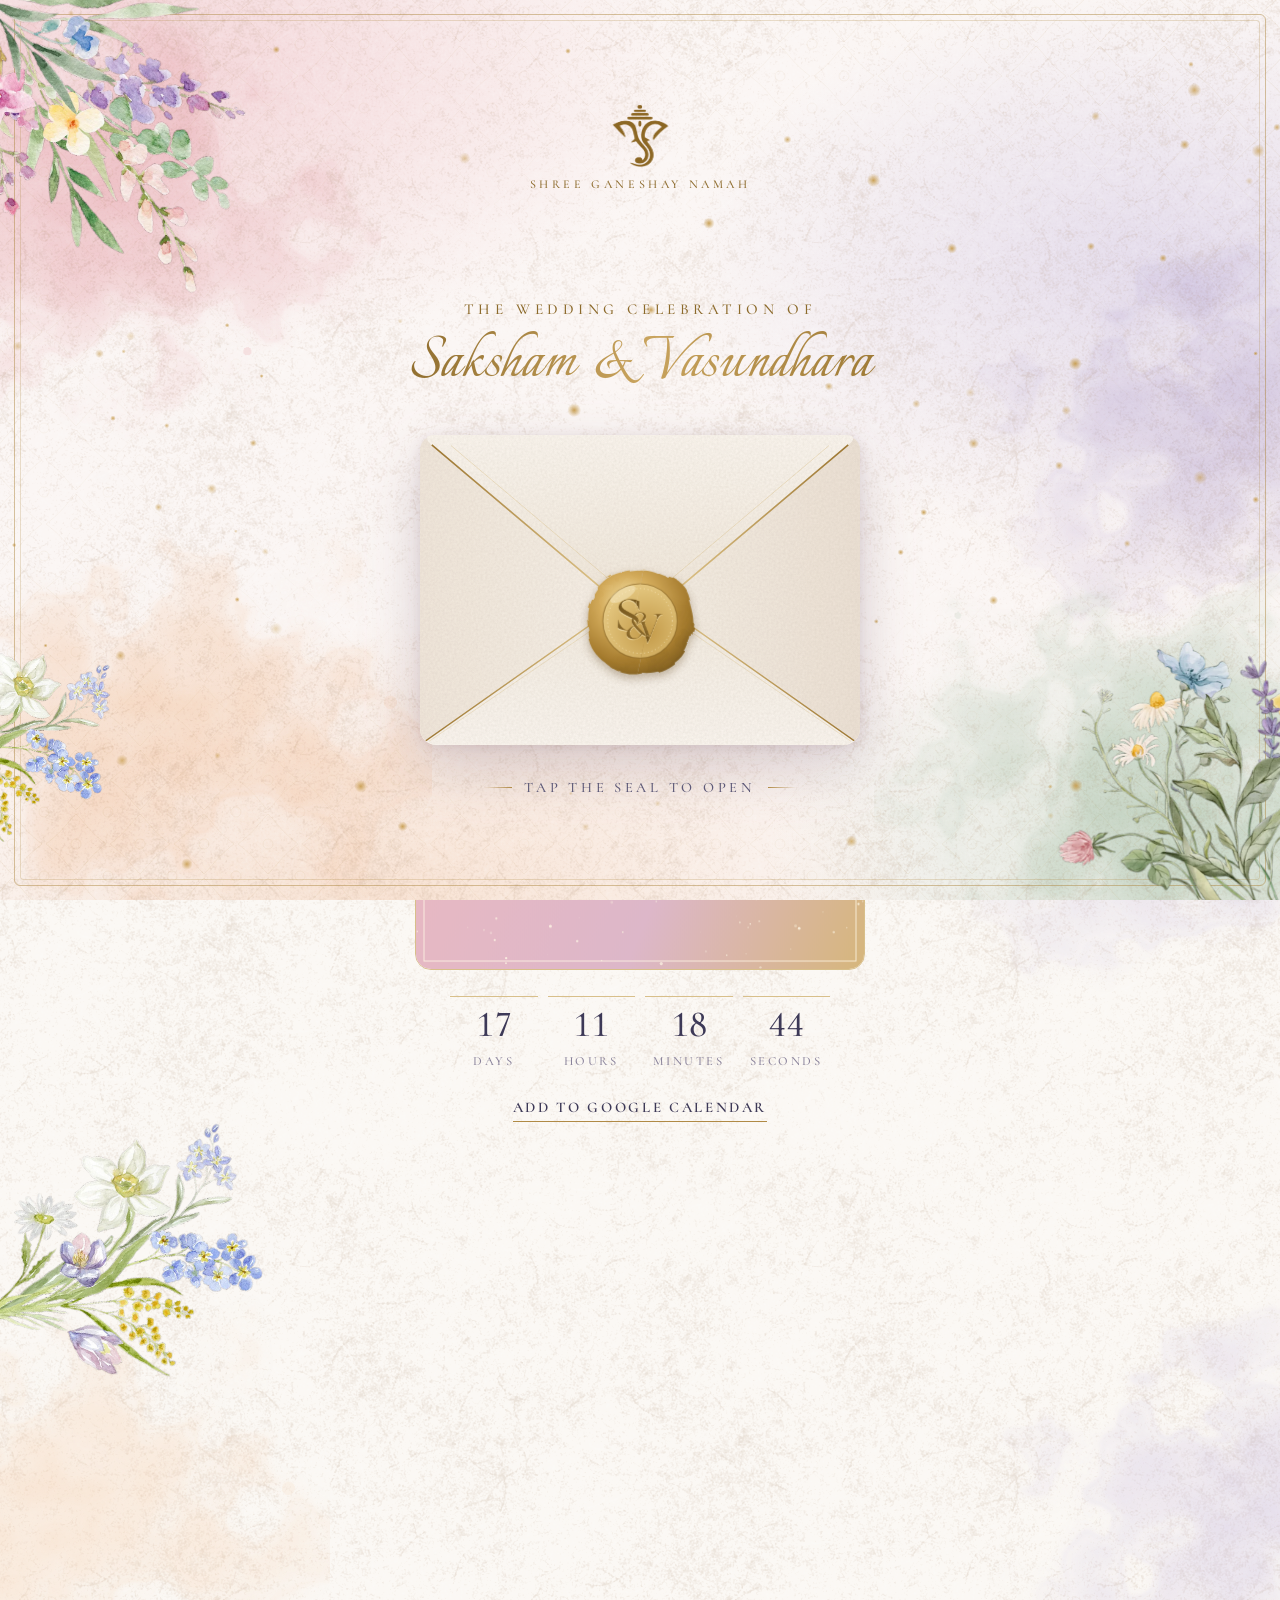
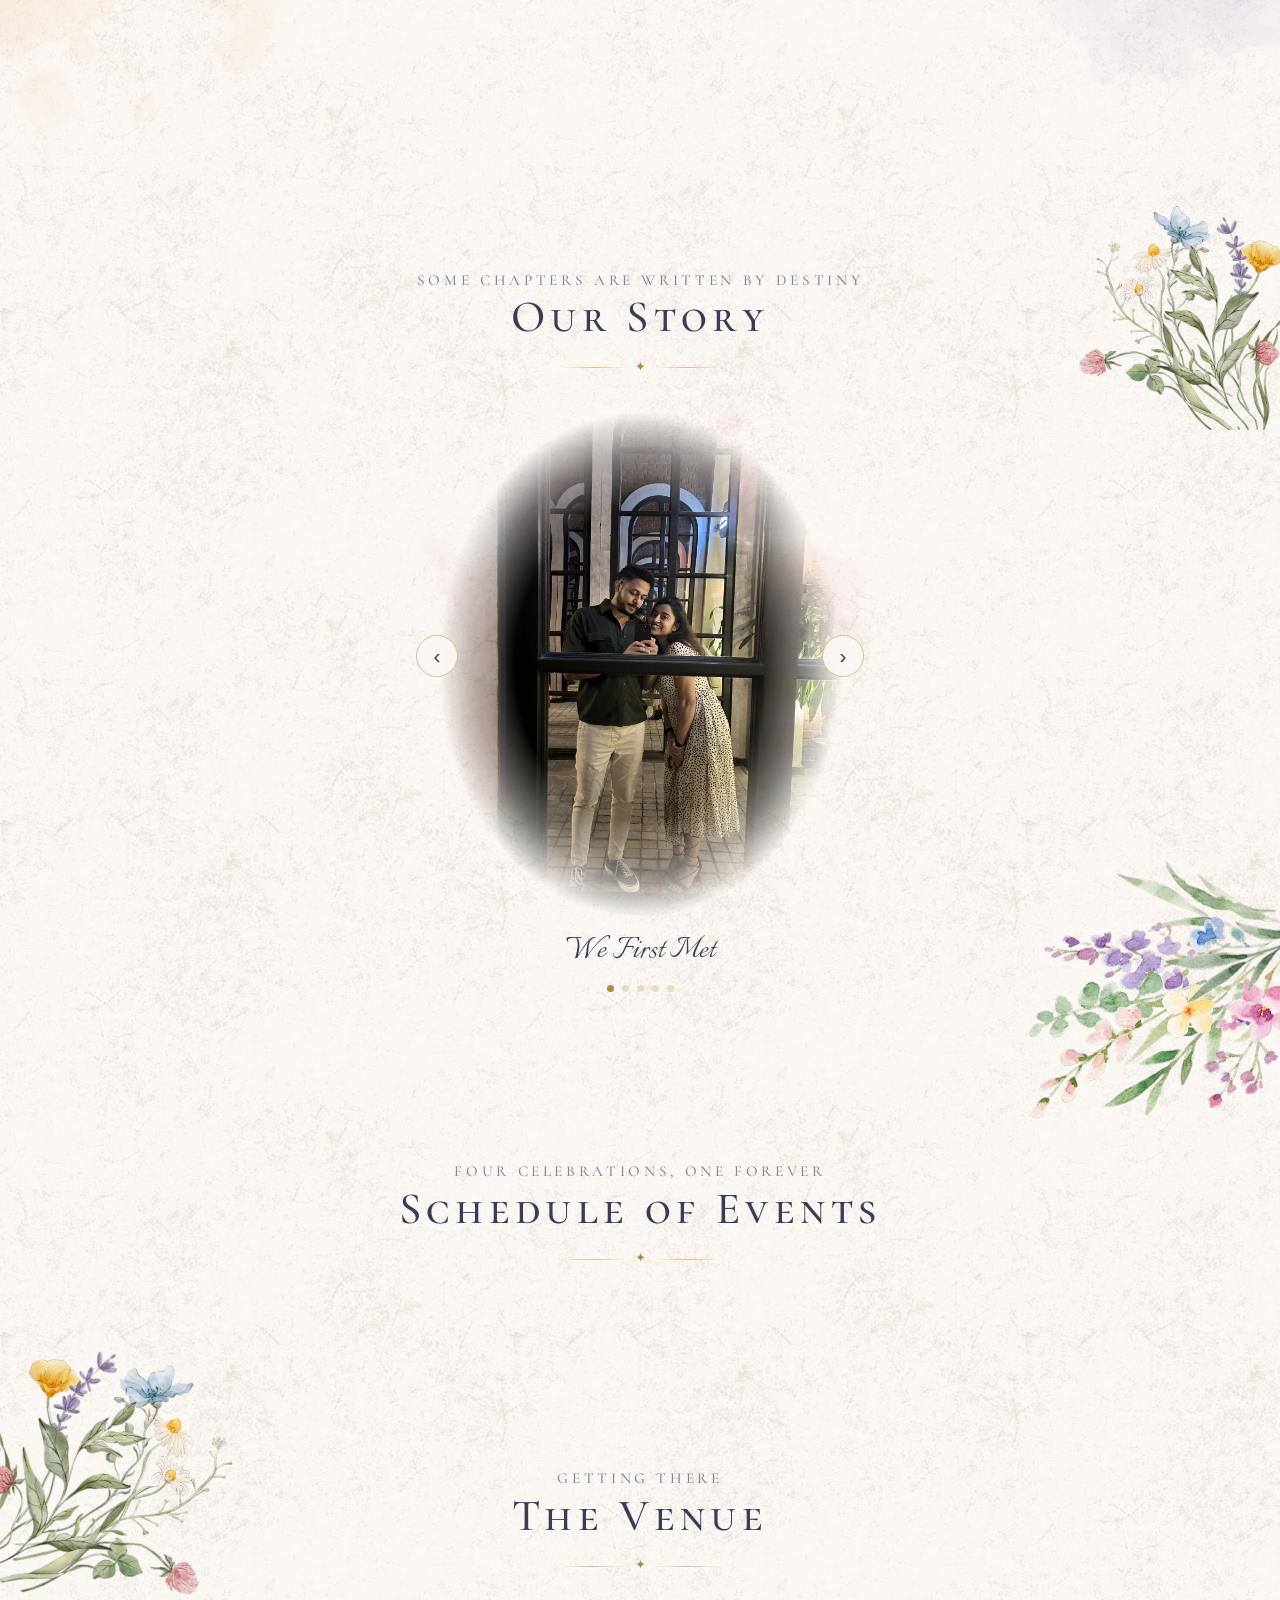
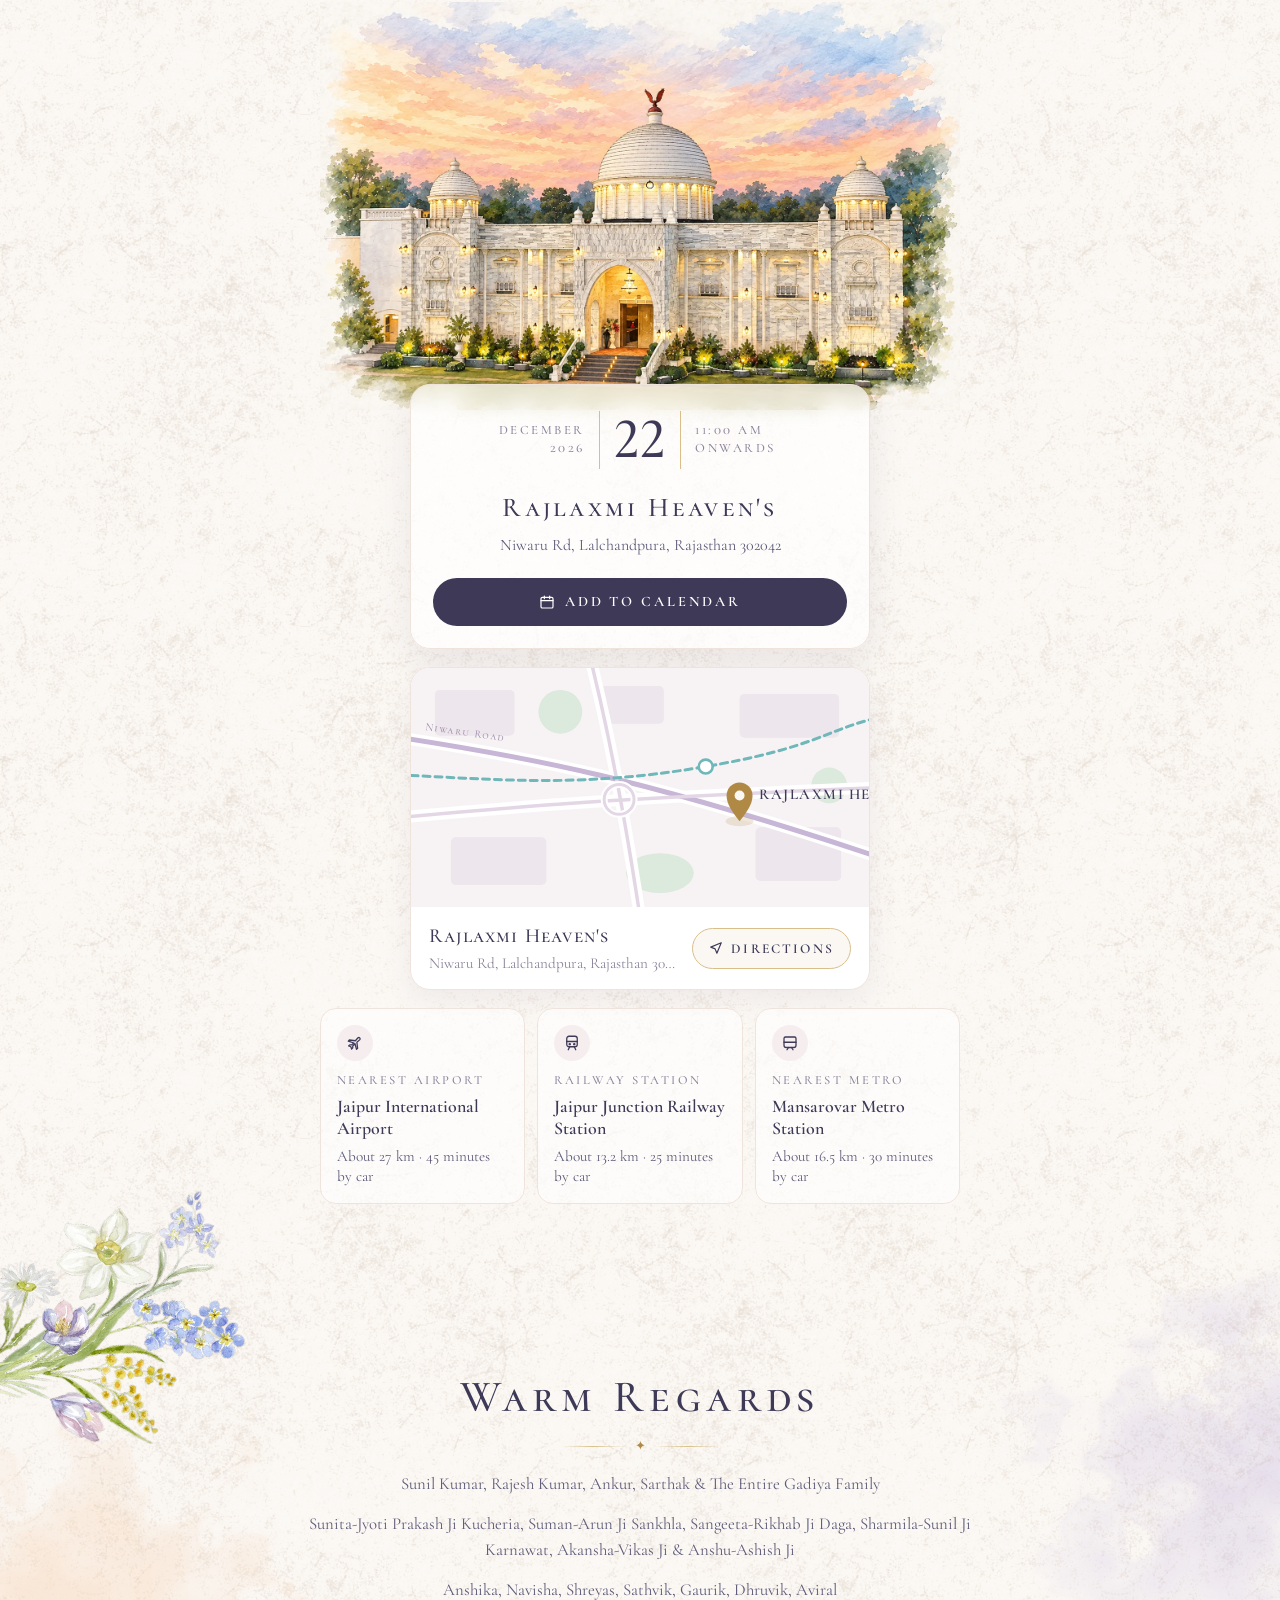
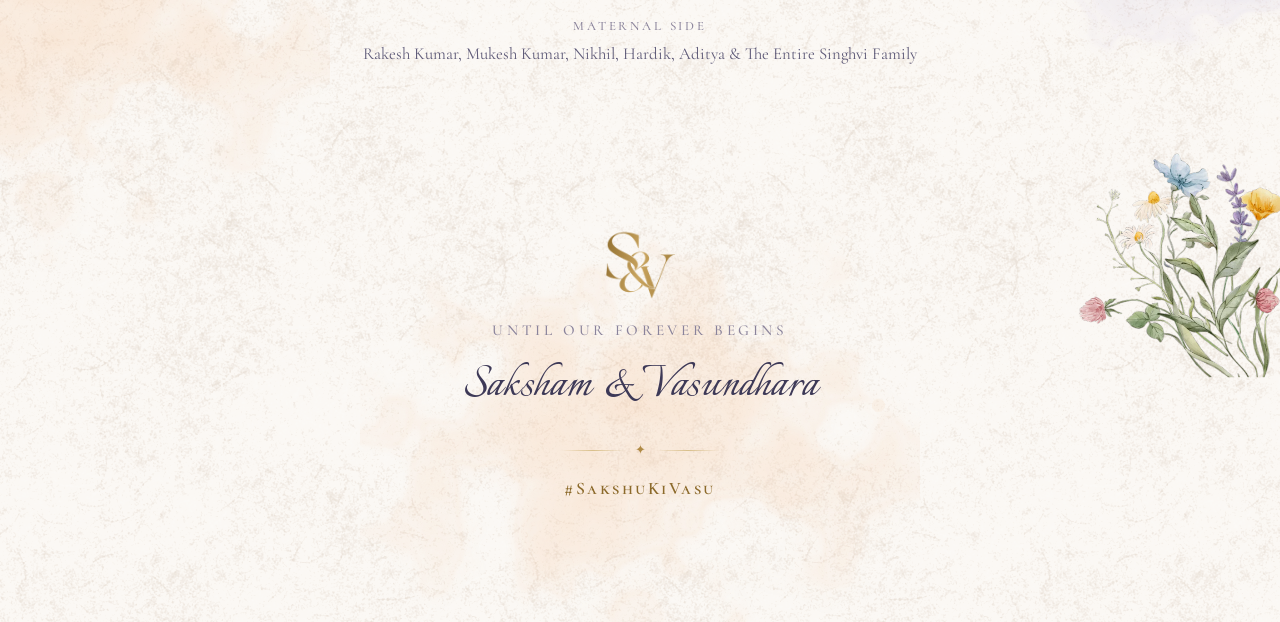
<file: invite/index.html>
<!doctype html>
<html lang="en">
<head>
<meta charset="utf-8">
<meta name="viewport" content="width=device-width,initial-scale=1,viewport-fit=cover">
<meta name="description" content="Saksham & Vasundhara are getting married. Join us at Rajlaxmi Heaven's, Jaipur, 22 to 23 December 2026.">
<meta property="og:title" content="Saksham & Vasundhara · You're invited">
<meta property="og:description" content="Join us for our wedding celebrations at Rajlaxmi Heaven's, Jaipur, 22 to 23 December 2026. #SakshuKiVasu">
<meta property="og:type" content="website">
<meta name="theme-color" content="#FBF8F4">
<style>:root{color-scheme:light;padding-top:env(safe-area-inset-top,0px);padding-bottom:env(safe-area-inset-bottom,0px)}body{margin:0;padding:0}img{max-width:100%}[hidden]{display:none!important}.event[data-event]{display:none}</style>
<title>Saksham &amp; Vasundhara Wedding</title>
<link rel="icon" href="../img/monogram.png" type="image/x-icon">
<link rel="preconnect" href="https://fonts.googleapis.com">
<link rel="preconnect" href="https://fonts.gstatic.com" crossorigin>
<link rel="stylesheet" href="https://fonts.googleapis.com/css2?family=Cormorant+Garamond:ital,wght@0,400;0,500;0,600;1,400;1,500&family=Cormorant+SC:wght@400;500;600&family=Italianno&display=swap">
<link rel="stylesheet" href="../css/style.css">

</head>
<body>
<!-- ================= Cover ================= -->
<div id="envelope-screen">
  <img class="wash" src="../img/wash-blush.webp" alt="" style="left:-14%;top:-8%">
  <img class="wash" src="../img/wash-lavender.webp" alt="" style="right:-18%;top:18%;animation-delay:-6s">
  <img class="wash" src="../img/wash-peach.webp" alt="" style="left:-10%;bottom:-12%;animation-delay:-3s">
  <img class="wash" src="../img/wash-sage.webp" alt="" style="right:-12%;bottom:-16%;animation-delay:-9s">
  <div class="jaali" aria-hidden="true"></div>
  <div class="floral" style="rotate:180deg;left:-6%;top:-3%;--origin:5% 5%;--dur:7s" aria-hidden="true"><img src="../img/floral2.webp" alt=""></div>
  <div class="floral flip" style="right:-8%;bottom:-4%;--origin:90% 95%;--dur:9s" aria-hidden="true"><img src="../img/floral3.webp" alt=""></div>
  <div class="floral" style="left:-10%;bottom:6%;width:clamp(120px,28vw,240px);--dur:8s" aria-hidden="true"><img src="../img/floral1.webp" alt=""></div>
  <canvas id="dust" aria-hidden="true"></canvas>
  <div class="frame" aria-hidden="true"></div>

  <div class="env-top">
    <div class="ganesha">
      <img src="../img/ganesha.png" alt="" width="70px" height="70px">
      <p class="eyebrow">Shree Ganeshay Namah</p>
    </div>
    <p class="eyebrow">The wedding celebration of</p>
    <p class="names foil">Saksham &amp; Vasundhara</p>
    <!-- <p class="meta"><span>23 · 12 · 2026</span><i></i><span>Jaipur</span></p> -->
  </div>

  <div class="env-stage">
    <button class="env" id="env" aria-label="Open the invitation">
      <span class="back ptex"></span>
      <span class="letter ptex" aria-hidden="true">
        <span class="mono"></span>
        <span class="l-small">Together with their families</span>
        <span class="l-script">Saksham &amp; Vasundhara</span>
        <span class="l-small">request the pleasure of your company</span>
      </span>
      <svg class="pocket" viewBox="0 0 142 100" preserveAspectRatio="none" aria-hidden="true">
        <defs>
          <linearGradient id="pk-l" x1="0" y1="0" x2="1" y2="0"><stop offset="0" stop-color="#EFE5D9"/><stop offset="1" stop-color="#F6EFE6"/></linearGradient>
          <linearGradient id="pk-r" x1="1" y1="0" x2="0" y2="0"><stop offset="0" stop-color="#EBE0D3"/><stop offset="1" stop-color="#F4EDE3"/></linearGradient>
          <linearGradient id="pk-b" x1="0" y1="1" x2="0" y2="0"><stop offset="0" stop-color="#F9F4ED"/><stop offset="1" stop-color="#F0E8DC"/></linearGradient>
          <linearGradient id="goldline" x1="0" y1="0" x2="1" y2="0"><stop offset="0" stop-color="#9C7631"/><stop offset=".5" stop-color="#EAD29A"/><stop offset="1" stop-color="#9C7631"/></linearGradient>
          <linearGradient id="flapg" x1="0" y1="0" x2="0" y2="1"><stop offset="0" stop-color="#F9F4EC"/><stop offset="1" stop-color="#EEE4D7"/></linearGradient>
          <pattern id="linerpat" width="7" height="7" patternUnits="userSpaceOnUse"><rect width="7" height="7" fill="#F2D3D8"/><path d="M3.5 .4 C5 2 5.4 2.4 6.6 3.5 C5.4 4.6 5 5 3.5 6.6 C2 5 1.6 4.6 .4 3.5 C1.6 2.4 2 2 3.5 .4Z" fill="none" stroke="#C9A45E" stroke-width=".35"/><circle cx="3.5" cy="3.5" r=".55" fill="#C9A45E"/></pattern>
          <filter id="ptexf" x="0" y="0" width="100%" height="100%"><feTurbulence type="fractalNoise" baseFrequency="1.3" numOctaves="3" result="n"/><feColorMatrix in="n" values="0 0 0 0 .5  0 0 0 0 .42  0 0 0 0 .36  0 0 0 .28 -.05" result="c"/><feComposite in="c" in2="SourceGraphic" operator="in" result="t"/><feMerge><feMergeNode in="SourceGraphic"/><feMergeNode in="t"/></feMerge></filter>
        </defs>
        <g filter="url(#ptexf)">
          <path d="M0 0 L71 57 L0 100Z" fill="url(#pk-l)"/>
          <path d="M142 0 L71 57 L142 100Z" fill="url(#pk-r)"/>
          <path d="M0 100 L71 50 L142 100Z" fill="url(#pk-b)"/>
        </g>
        <path d="M0 100 L71 50 L142 100" fill="none" stroke="url(#goldline)" stroke-width="1.4" vector-effect="non-scaling-stroke"/>
        <path d="M3 98.8 L71 52.3 L139 98.8" fill="none" stroke="#D8BF8A" stroke-width=".6" opacity=".6" vector-effect="non-scaling-stroke"/>
      </svg>
      <span class="flap">
        <svg viewBox="0 0 142 60" preserveAspectRatio="none" aria-hidden="true">
          <g class="paper-face">
            <path d="M5 0 H137 Q142 0 138.2 3.2 L71 60 L3.8 3.2 Q0 0 5 0Z" fill="url(#flapg)" filter="url(#ptexf)"/>
            <path d="M138.2 3.2 L71 60 L3.8 3.2" fill="none" stroke="url(#goldline)" stroke-width="1.6" vector-effect="non-scaling-stroke"/>
            <path d="M132 3.4 L71 55 L10 3.4" fill="none" stroke="#D8BF8A" stroke-width=".6" opacity=".7" vector-effect="non-scaling-stroke"/>
          </g>
          <g class="liner">
            <path d="M5 0 H137 Q142 0 138.2 3.2 L71 60 L3.8 3.2 Q0 0 5 0Z" fill="url(#linerpat)"/>
            <path d="M138.2 3.2 L71 60 L3.8 3.2" fill="none" stroke="url(#goldline)" stroke-width="1.6" vector-effect="non-scaling-stroke"/>
          </g>
        </svg>
      </span>
      <span class="sheen" aria-hidden="true"></span>
      <span class="seal-wrap" aria-hidden="true">
        <span class="seal-half l"></span>
        <span class="seal-half r"></span>
      </span>
    </button>
  </div>
  <p class="tap-hint"><span>Tap the seal to open</span></p>
</div>

<main id="top">
  <!-- ================= Hero ================= -->
  <section class="hero">
    <img class="wash" src="../img/wash-blush.webp" alt="" style="left:-12%;top:30%">
    <img class="wash" src="../img/wash-lavender.webp" alt="" style="right:-14%;top:44%">
    <div class="hero-art"><img id="hero-img" src="../img/hero.webp" alt="Watercolour garden with stone balustrades, floral urns and a lawn leading into the trees" width="2200" height="917"></div>
    <div class="wrap hero-inner">
      <span class="mono" role="img" aria-label="Saksham and Vasundhara monogram"></span>
      <p class="eyebrow">Together with their families</p>
      <h1 class="couple sheen-text">Saksham<span class="weds">weds</span>Vasundhara</h1>
      <!-- <div class="ornament" aria-hidden="true"><span>✦</span></div> -->
      <!-- <p class="eyebrow">We are getting married</p> -->
      <div class="scratch-box">
        <div class="scratch-under">
          <span class="small">Tuesday - Wednesday</span>
          <span class="day">22nd - 23rd December 2026</span>
          <span class="small">Rajlaxmi Heaven's, Jaipur</span>
        </div>
        <canvas id="scratch" aria-label="Scratch card. Drag across it to reveal the wedding date" role="img"></canvas>
      </div>
      <div class="countdown" aria-label="Countdown to the wedding">
        <div><b id="cd-d">00</b><span>Days</span></div>
        <div><b id="cd-h">00</b><span>Hours</span></div>
        <div><b id="cd-m">00</b><span>Minutes</span></div>
        <div><b id="cd-s">00</b><span>Seconds</span></div>
      </div>
      <a class="cal-link" id="cal-link" target="_blank" rel="noopener">Add to Google Calendar</a>
    </div>
  </section>

  <!-- ================= Families ================= -->
  <section id="families">
    <img class="wash" src="../img/wash-peach.webp" alt="" style="left:-18%;top:10%">
    <img class="wash" src="../img/wash-lavender.webp" alt="" style="right:-20%;bottom:0">
    <div class="floral" style="rotate:-20deg;left:-46px;top:-56px;--dur:8s" aria-hidden="true"><img src="../img/floral1.webp" alt=""></div>
    <div class="floral flip" style="right:-44px;bottom:-230px;width:clamp(130px,26vw,250px);--dur:9s;--origin:90% 90%" aria-hidden="true"><img src="../img/floral3.webp" alt=""></div>
    <div class="wrap">
      <p class="eyebrow">Two families, one promise</p>
      <h2>Our Families</h2>
      <div class="ornament" aria-hidden="true"><span>✦</span></div>
      <div class="fam-grid">
        <div class="fam">
          <h3>Saksham</h3>
          <p class="rel">Grandson of</p>
          <p>Late Shri Tara Chand Jain &amp; Late Smt. Santosh Kumari Jain</p>
          <p class="rel">Son of</p>
          <p>Mr. Rajesh Jain &amp; Mrs. Barkha Jain</p>
        </div>
        <div class="fam-mid" aria-hidden="true"></div>
        <div class="fam">
          <h3>Vasundhara</h3>
          <p class="rel">Granddaughter of</p>
          <p>Late Shri Prem Chandra Tyagi &amp; Late Smt. Kussum Prabha Tyagi</p>
          <p class="rel">Daughter of</p>
          <p>Mr. Rajeev Kumar Tyagi &amp; Mrs. Savita Tyagi</p>
        </div>
      </div>
      <p class="blessing">With the blessings of our elders, we invite you to celebrate the beginning of our forever.</p>
    </div>
  </section>

  <!-- ================= Story ================= -->
  <section id="story">
    <img class="wash" src="../img/wash-blush2.webp" alt="" style="left:50%;top:18%;translate:-50% 0;width:clamp(320px,80vw,620px)">
    <div class="wrap">
      <p class="eyebrow">Some chapters are written by destiny</p>
      <h2>Our Story</h2>
      <div class="ornament" aria-hidden="true"><span>✦</span></div>
      <div class="carousel">
        <button class="car-btn prev" id="prev" aria-label="Previous photo">‹</button>
        <div class="track" id="track">
          <div class="slide"><figure><div class="photo"><img src="../img/story0.webp" alt="We first met" style="object-position:50% 62%"></div><figcaption>We First Met</figcaption></figure></div>
          <div class="slide"><figure><div class="photo"><img src="../img/story1.webp" alt="Then we clicked" style="object-position:50% 62%"></div><figcaption>Then We Clicked</figcaption></figure></div>
          <div class="slide"><figure><div class="photo"><img src="../img/story2.webp" alt="Our first official date" style="object-position:50% 45%"></div><figcaption>We Made Memories</figcaption></figure></div>
          <div class="slide"><figure><div class="photo"><img src="../img/story3.webp" alt="She said yes" style="object-position:50% 60%"></div><figcaption>She Said Yes</figcaption></figure></div>
          <div class="slide"><figure><div class="photo"><img src="../img/story4.webp" alt="Families Came Together" style="object-position:50% 50%"></div><figcaption>Families Came Together</figcaption></figure></div>
        </div>
        <button class="car-btn next" id="next" aria-label="Next photo">›</button>
      </div>
      <div class="dots" id="dots"></div>
    </div>
  </section>

  <!-- ================= Events ================= -->
  <section id="events">
    <div class="floral flip" style="rotate:-160deg;right:-50px;top:-230px;--dur:8.5s;--origin:90% 10%" aria-hidden="true"><img src="../img/floral2.webp" alt=""></div>
    <div class="wrap">
      <p class="eyebrow">Four celebrations, one forever</p>
      <h2>Schedule of Events</h2>
      <div class="ornament" aria-hidden="true"><span>✦</span></div>
      <div class="events-list" id="events-list">
        <article class="event" data-event="haldi">
          <div class="art-wrap"><img class="wash" src="../img/wash-peach.webp" alt=""><img class="art" src="../img/haldi.webp" alt="Watercolour of the couple at a brass urli with haldi, parasols and marigolds"></div>
          <p class="when">Tuesday &middot; 22nd December 2026</p>
          <h3 class="sheen-text">Haldi</h3>
          <p class="meta">11:00 AM &middot; Poolside, Rajlaxmi Heaven's</p>
          <p class="dress">Dress code: Hues Of White <i style="background:#FFFFFF"></i><i style="background:#F4F4F4"></i></p>
          <a href="https://www.google.com/maps/dir/?api=1&amp;destination=26.981638,75.6873018" target="_blank" rel="noopener">Get directions</a>
        </article>
        <article class="event" data-event="mayra">
          <div class="art-wrap"><img class="wash" src="../img/wash-peach.webp" alt=""><img class="art" src="../img/mayra.webp" alt="Watercolour of the couple at a brass urli with haldi, parasols and marigolds"></div>
          <p class="when">Tuesday &middot; 22nd December 2026</p>
          <h3 class="sheen-text">Mayra</h3>
          <p class="meta">3:30 PM &middot; Small Banquet Hall, Rajlaxmi Heaven's</p>
          <p class="dress">Dress code: Traditionals <i style="background:#E9C46A"></i><i style="background:#F4CDB0"></i></p>
          <a href="https://www.google.com/maps/dir/?api=1&amp;destination=26.981638,75.6873018" target="_blank" rel="noopener">Get directions</a>
        </article>
        <article class="event" data-event="sangeet">
          <div class="art-wrap"><img class="wash" src="../img/wash-lavender.webp" alt=""><img class="art" src="../img/reception.webp" alt="Watercolour of the couple dancing under chandeliers framed by wisteria and pearls"></div>
          <p class="when">Tuesday &middot; 22nd December 2026</p>
          <h3 class="sheen-text">Sangeet</h3>
          <p class="meta">8:00 PM &middot; Main Banquet, Rajlaxmi Heaven's</p>
          <p class="dress">Dress code: Glitz and Glam <i style="background:#3D3957"></i><i style="background:#B08A45"></i></p>
          <a href="https://www.google.com/maps/dir/?api=1&amp;destination=26.981638,75.6873018" target="_blank" rel="noopener">Get directions</a>
        </article>
        <article class="event" data-event="barat">
          <div class="art-wrap"><img class="wash" src="../img/wash-blush2.webp" alt=""><img class="art" src="../img/barat.webp" alt="Watercolour of the couple before a red floral mandap with brass lamps"></div>
          <p class="when">Wednesday &middot; 23rd December 2026</p>
          <h3 class="sheen-text">Barat</h3>
          <p class="meta">11:00 AM &middot; Main Gate, Rajlaxmi Heaven's</p>
          <p class="dress">Dress code: Traditional, Pastels Welcome <i style="background:#EDB8C0"></i><i style="background:#FBF8F4"></i></p>
          <a href="https://www.google.com/maps/dir/?api=1&amp;destination=26.981638,75.6873018" target="_blank" rel="noopener">Get directions</a>
        </article>
        <article class="event" data-event="varmala">
          <div class="art-wrap"><img class="wash" src="../img/wash-blush2.webp" alt=""><img class="art" src="../img/wedding.webp" alt="Watercolour of the couple before a red floral mandap with brass lamps"></div>
          <p class="when">Wednesday &middot; 23rd December 2026</p>
          <h3 class="sheen-text">Varmala</h3>
          <p class="meta">1:30 PM &middot; The Lawn, Rajlaxmi Heaven's</p>
          <p class="dress">Dress code: Traditional, Pastels Welcome <i style="background:#EDB8C0"></i><i style="background:#FBF8F4"></i></p>
          <a href="https://www.google.com/maps/dir/?api=1&amp;destination=26.981638,75.6873018" target="_blank" rel="noopener">Get directions</a>
        </article>
        <article class="event" data-event="pheras">
          <div class="art-wrap"><img class="wash" src="../img/wash-blush2.webp" alt=""><img class="art" src="../img/pheras.webp" alt="Watercolour of the couple before a red floral mandap with brass lamps"></div>
          <p class="when">Wednesday &middot; 23rd December 2026</p>
          <h3 class="sheen-text">Pheras</h3>
          <p class="meta">3:00 PM &middot; Pool Side, Rajlaxmi Heaven's</p>
          <p class="dress">Dress code: Traditional, Pastels Welcome <i style="background:#EDB8C0"></i><i style="background:#FBF8F4"></i></p>
          <a href="https://www.google.com/maps/dir/?api=1&amp;destination=26.981638,75.6873018" target="_blank" rel="noopener">Get directions</a>
        </article>
      </div>
    </div>
  </section>

  <!-- ================= Venue ================= -->
  <section id="venue">
    <div class="floral" style="rotate:25deg;left:-56px;top:-50px;--dur:9s" aria-hidden="true"><img src="../img/floral3.webp" alt=""></div>
    <div class="wrap">
      <p class="eyebrow">Getting there</p>
      <h2>The Venue</h2>
      <div class="ornament" aria-hidden="true"><span>✦</span></div>
      <div class="venue-art">
        <img class="wash" src="../img/wash-peach.webp" alt="">
        <img src="../img/venue.webp" alt="Watercolour illustration of Rajlaxmi Heaven's with its sweeping wooden canopy and glass facade" width="1600" height="710">
      </div>
      <div class="venue-card">
        <div class="vc-date">
          <span class="side">December<br>2026</span>
          <b>22</b>
          <span class="side">11:00 AM<br>onwards</span>
        </div>
        <p class="vc-name">Rajlaxmi Heaven's</p>
        <p class="vc-addr">Niwaru Rd, Lalchandpura, Rajasthan 302042</p>
        <a class="btn-cal" id="cal-link-2" target="_blank" rel="noopener">
          <svg viewBox="0 0 24 24" fill="none" stroke="currentColor" stroke-width="1.8" stroke-linecap="round"><rect x="3" y="5" width="18" height="16" rx="2"/><path d="M3 10h18M8 3v4M16 3v4"/></svg>
          Add to calendar
        </a>
      </div>

      <div class="map-card">
        <svg viewBox="0 0 460 240" role="img" aria-label="Map showing Rajlaxmi Heaven's beside Mansarovar Metro Station in Jaipur">
          <rect width="460" height="240" fill="#F7F3F5"/>
          <g fill="#EDE6EC"><rect x="24" y="22" width="80" height="46" rx="5"/><rect x="330" y="26" width="100" height="44" rx="5"/><rect x="346" y="160" width="86" height="54" rx="5"/><rect x="40" y="170" width="96" height="48" rx="5"/><rect x="190" y="18" width="64" height="38" rx="5"/></g>
          <g fill="#DCE9DD"><circle cx="150" cy="44" r="22"/><circle cx="420" cy="118" r="18"/><ellipse cx="250" cy="206" rx="34" ry="20"/></g>
          <g fill="none" stroke-linecap="round">
            <g stroke="#fff" stroke-width="12"><path d="M-10 70 C120 90 230 110 470 190"/><path d="M180 -10 C200 70 215 150 230 250"/><path d="M-10 150 C100 140 180 132 470 120"/></g>
            <g stroke="#C8B6D6" stroke-width="5"><path d="M-10 70 C120 90 230 110 470 190"/></g>
            <g stroke="#E3D7E6" stroke-width="3.5"><path d="M180 -10 C200 70 215 150 230 250"/><path d="M-10 150 C100 140 180 132 470 120"/></g>
            <path d="M0 108 C90 112 170 120 290 100 S420 60 470 50" stroke="#6FB7B9" stroke-width="3" stroke-dasharray="7 5"/>
          </g>
          <circle cx="209" cy="132" r="15" fill="none" stroke="#fff" stroke-width="7"/><circle cx="209" cy="132" r="15" fill="none" stroke="#E3D7E6" stroke-width="3"/>
          <g transform="translate(296 99)"><circle r="7" fill="#fff" stroke="#6FB7B9" stroke-width="2.6"/><text x="-10" y="-12" text-anchor="end" font-family="Cormorant SC, Georgia, serif" font-size="12" font-weight="600" fill="#4E8E90" letter-spacing="1"></text></g>
          <text x="14" y="62" font-family="Cormorant SC, Georgia, serif" font-size="11" fill="#9A87A8" letter-spacing="1.5" transform="rotate(8 14 62)">Niwaru Road</text>
          <text x="226" y="160" font-family="Cormorant SC, Georgia, serif" font-size="11" fill="#9A87A8" letter-spacing="1.5"></text>
          <g transform="translate(330 128)">
            <ellipse cx="0" cy="26" rx="14" ry="5" fill="#B08A45" opacity=".2"/>
            <path d="M0 26 C-11 12 -13 6 -13 0 a13 13 0 0 1 26 0 c0 6 -2 12 -13 26z" fill="#B08A45"/>
            <circle cx="0" cy="0" r="5" fill="#FBF8F4"/>
            <text x="20" y="4" font-family="Cormorant SC, Georgia, serif" font-size="15" font-weight="600" fill="#3D3957" letter-spacing="1.5">RAJLAXMI HEAVEN'S</text>
          </g>
        </svg>
        <div class="map-foot">
          <div><b>Rajlaxmi Heaven's</b><span>Niwaru Rd, Lalchandpura, Rajasthan 302042</span></div>
          <a class="btn-dir" id="dir-link" target="_blank" rel="noopener">
            <svg viewBox="0 0 24 24" fill="none" stroke="currentColor" stroke-width="2" stroke-linejoin="round"><path d="M21 3 3 10.5l7.5 3 3 7.5z"/></svg>
            Directions
          </a>
        </div>
      </div>

      <div class="travel">
        <div>
          <span class="ic"><svg viewBox="0 0 24 24" fill="none" stroke="currentColor" stroke-width="1.7" stroke-linecap="round" stroke-linejoin="round"><path d="M10.5 12 3 9.5l1.5-1.5 8 1 3.5-4a1.8 1.8 0 0 1 2.5 2.5l-4 3.5 1 8-1.5 1.5L12 13l-3 3v2.5L7.5 20l-1-3-3-1L5 14.5h2.5z"/></svg></span>
          <h3>Nearest airport</h3>
          <p>Jaipur International Airport</p>
          <small>About 27 km · 45 minutes by car</small>
        </div>
        <div>
          <span class="ic"><svg viewBox="0 0 24 24" fill="none" stroke="currentColor" stroke-width="1.7" stroke-linecap="round" stroke-linejoin="round"><rect x="5" y="3" width="14" height="14" rx="3"/><path d="M5 10h14M9 17l-2 4M15 17l2 4"/><circle cx="9" cy="13.5" r=".8"/><circle cx="15" cy="13.5" r=".8"/></svg></span>
          <h3>Railway Station</h3>
          <p>Jaipur Junction Railway Station</p>
          <small>About 13.2 km · 25 minutes by car</small>
        </div>
        <div>
          <span class="ic"><svg viewBox="0 0 24 24" fill="none" stroke="currentColor" stroke-width="1.7" stroke-linecap="round" stroke-linejoin="round"><path d="M6 4h12a2 2 0 0 1 2 2v9a3 3 0 0 1-3 3H7a3 3 0 0 1-3-3V6a2 2 0 0 1 2-2z"/><path d="M4 11h16M8 21l2-3M16 21l-2-3"/></svg></span>
          <h3>Nearest Metro</h3>
          <p>Mansarovar Metro Station</p>
          <small>About 16.5 km · 30 minutes by car</small>
        </div>
      </div>
    </div>
  </section>

  <!-- ================= Families ================= -->
  <section id="families">
    <img class="wash" src="../img/wash-peach.webp" alt="" style="left:-18%;top:10%">
    <img class="wash" src="../img/wash-lavender.webp" alt="" style="right:-20%;bottom:0">
    <div class="floral" style="rotate:-20deg;left:-46px;top:-56px;--dur:8s" aria-hidden="true"><img src="../img/floral1.webp" alt=""></div>
    <div class="floral flip" style="right:-44px;bottom:-230px;width:clamp(130px,26vw,250px);--dur:9s;--origin:90% 90%" aria-hidden="true"><img src="../img/floral3.webp" alt=""></div>
    <div class="wrap">
      <!-- <p class="eyebrow">Two families, one promise</p> -->
      <h2>Warm Regards</h2>
      <div class="ornament" aria-hidden="true"><span>✦</span></div>
      <div class="fam">
        <p>Sunil Kumar, Rajesh Kumar, Ankur, Sarthak &amp; The Entire Gadiya Family</p>
        <p class="rel"></p>
        <p>Sunita-Jyoti Prakash Ji Kucheria, Suman-Arun Ji Sankhla, Sangeeta-Rikhab Ji Daga, Sharmila-Sunil Ji Karnawat, Akansha-Vikas Ji &amp; Anshu-Ashish Ji</p>
        <p class="rel"></p>
        <p>Anshika, Navisha, Shreyas, Sathvik, Gaurik, Dhruvik, Aviral</p>
        <p class="rel">Maternal Side</p>
        <p>Rakesh Kumar, Mukesh Kumar, Nikhil, Hardik, Aditya &amp; The Entire Singhvi Family</p>
      </div>
    </div>
  </section>

  <footer>
    <img class="wash" src="../img/wash-peach.webp" alt="" style="left:50%;top:0;translate:-50% 0">
    <div class="wrap">
      <span class="mono" aria-hidden="true"></span>
      <p class="eyebrow">Until our forever begins</p>
      <p class="script">Saksham &amp; Vasundhara</p>
      <div class="ornament" aria-hidden="true"><span>✦</span></div>
      <p class="tag">#SakshuKiVasu</p>
    </div>
  </footer>
</main>

<button class="music" id="music" aria-label="Play music" aria-pressed="false">
  <svg viewBox="0 0 24 24" fill="none" stroke="currentColor" stroke-width="1.8" stroke-linecap="round" stroke-linejoin="round" id="music-icon"></svg>
</button>
<canvas id="confetti" aria-hidden="true"></canvas>
<canvas id="petals" aria-hidden="true"></canvas>

<script>
(function(){
  /* ================= Details ================= */
  const WEDDING = {
    couple:["Saksham","Vasundhara"],
    start:"2026-12-22T11:00:00+05:30",
    end:"2026-12-23T17:00:00+05:30",
    place:"Rajlaxmi Heaven's, Jaipur",
    mapQuery:"Rajlaxmi Heaven's, Jaipur",
    whatsapp:"918112273369"
  };
  const EVENTS = [
    {name:"Haldi",img:"../img/haldi.webp",wash:"../img/wash-peach.webp",day:"Monday",date:"22nd December",short:"22 Dec",time:"11:00 AM",venue:"Poolside, Rajlaxmi Heaven's",dress:"Yellows and florals",sw:["#E9C46A","#F4CDB0"],alt:"Watercolour of the couple at a brass urli with haldi, parasols and marigolds"},
    {name:"Mayra",img:"../img/mayra.webp",wash:"../img/wash-peach.webp",day:"Monday",date:"22nd December",short:"22 Dec",time:"3:30 PM",venue:"Small Banquet Hall, Rajlaxmi Heaven's",dress:"Yellows and florals",sw:["#E9C46A","#F4CDB0"],alt:"Watercolour of the couple at a brass urli with haldi, parasols and marigolds"},
    {name:"Sangeet",img:"../img/mehendi.webp",wash:"../img/wash-blush.webp",day:"Monday",date:"22nd December",short:"22 Dec",time:"7:30 PM",venue:"Main Banquet Hall, Rajlaxmi Heaven's",dress:"Shades of green",sw:["#93AE98","#C9D8B6"],alt:"Watercolour of the bride and her friends applying mehendi among marigolds and roses"},
    {name:"Barat",img:"../img/barat.webp",wash:"../img/wash-blush2.webp",day:"Tuesday",date:"23rd December",short:"23 Dec",time:"11:00 AM",venue:"Main Gate, Rajlaxmi Heaven's",dress:"Traditional, pastels welcome",sw:["#EDB8C0","#FBF8F4"],alt:"Watercolour of the couple before a red floral mandap with brass lamps"},
    {name:"Wedding",img:"../img/wedding.webp",wash:"../img/wash-blush2.webp",day:"Tuesday",date:"23rd December",short:"23 Dec",time:"1:30 PM",venue:"The Lawn, Rajlaxmi Heaven's",dress:"Traditional, pastels welcome",sw:["#EDB8C0","#FBF8F4"],alt:"Watercolour of the couple before a red floral mandap with brass lamps"},
    {name:"Pheras",img:"../img/pheras.webp",wash:"../img/wash-blush2.webp",day:"Tuesday",date:"23rd December",short:"23 Dec",time:"3:00 PM",venue:"Pool Side, Rajlaxmi Heaven's",dress:"Traditional, pastels welcome",sw:["#EDB8C0","#FBF8F4"],alt:"Watercolour of the couple before a red floral mandap with brass lamps"}
  ];
  const STORY = [
    {img:"../img/story0.webp",cap:"We found our home",when:"San Jose · 2019",pos:"50% 62%"},
    {img:"../img/story1.webp",cap:"Walking towards forever",when:"Los Angeles · 2021",pos:"50% 45%"},
    {img:"../img/story2.webp",cap:"She said yes",when:"Dubai · 2025",pos:"50% 60%"},
    {img:"../img/story3.webp",cap:"From adventures to forever",when:"Goa · 2026",pos:"50% 50%"},
    {img:"../img/story4.webp",cap:"Our forever begins",when:"Goa · 2026",pos:"50% 50%"}
  ];

  const reduce = matchMedia("(prefers-reduced-motion: reduce)").matches;
  const $ = s => document.querySelector(s);
  const esc = s => String(s).replace(/[&<>"]/g,c=>({"&":"&amp;","<":"&lt;",">":"&gt;",'"':"&quot;"}[c]));

  /* ================= Wax seal ================= */
  const sealSVG = id => `<svg viewBox="0 0 120 120" aria-hidden="true">
    <defs>
      <radialGradient id="wx${id}" cx="38%" cy="32%" r="75%"><stop offset="0" stop-color="#F6E3A8"/><stop offset=".35" stop-color="#D4AC5C"/><stop offset=".75" stop-color="#A67C2E"/><stop offset="1" stop-color="#7A5A1E"/></radialGradient>
      <radialGradient id="wi${id}" cx="60%" cy="65%" r="70%"><stop offset="0" stop-color="#C39A48"/><stop offset="1" stop-color="#E8CC86"/></radialGradient>
      <filter id="wf${id}" x="-15%" y="-15%" width="130%" height="130%"><feTurbulence type="fractalNoise" baseFrequency=".05" numOctaves="2" seed="11"/><feDisplacementMap in="SourceGraphic" scale="7"/></filter>
    </defs>
    <path d="M60 6 C74 5 80 12 92 14 C104 17 110 28 112 40 C115 52 118 60 114 72 C111 84 108 96 96 104 C86 112 74 116 60 114 C46 117 34 112 24 104 C12 96 6 84 6 70 C4 58 3 46 10 34 C16 22 26 12 40 9 C47 7 52 6 60 6Z" fill="url(#wx${id})" filter="url(#wf${id})"/>
    <circle cx="60" cy="60" r="39" fill="url(#wi${id})"/>
    <circle cx="60" cy="60" r="39" fill="none" stroke="#8E6A28" stroke-width="1.2" opacity=".7"/>
    <circle cx="60" cy="60" r="34" fill="none" stroke="#FFF1C9" stroke-width=".8" stroke-dasharray="1 3" opacity=".8"/>
    <ellipse cx="42" cy="32" rx="15" ry="6" fill="#FFF8E1" opacity=".35" transform="rotate(-30 42 32)"/>
  </svg><span class="seal-mono hi"></span><span class="seal-mono dk"></span>`;
  document.querySelector(".seal-half.l").innerHTML=sealSVG("a");
  document.querySelector(".seal-half.r").innerHTML=sealSVG("b");

  /* ================= Cover: gold dust ================= */
  const screen=$("#envelope-screen"), env=$("#env");
  document.body.classList.add("locked");
  let dustOn=!reduce;
  (function(){
    if(reduce) return;
    const c=$("#dust"), x=c.getContext("2d"); let W,H,dpr,P=[];
    function size(){dpr=Math.min(devicePixelRatio||1,2);W=c.width=innerWidth*dpr;H=c.height=innerHeight*dpr;}
    size(); addEventListener("resize",size);
    const mk=any=>({x:Math.random()*W,y:any?Math.random()*H:H+10,r:(Math.random()*1.5+.5)*dpr,vy:-(Math.random()*.3+.1)*dpr,vx:(Math.random()-.5)*.15*dpr,t:Math.random()*6,ts:Math.random()*.04+.01});
    for(let i=0;i<(innerWidth<520?45:80);i++) P.push(mk(true));
    (function f(){
      x.clearRect(0,0,W,H);
      if(!dustOn) return;
      P.forEach((p,i)=>{p.x+=p.vx;p.y+=p.vy;p.t+=p.ts;if(p.y<-10)P[i]=mk(false);
        const a=.3+.6*Math.abs(Math.sin(p.t));
        const g=x.createRadialGradient(p.x,p.y,0,p.x,p.y,p.r*3.5);g.addColorStop(0,`rgba(196,152,70,${a})`);g.addColorStop(1,"rgba(196,152,70,0)");
        x.fillStyle=g;x.beginPath();x.arc(p.x,p.y,p.r*3.5,0,7);x.fill();});
      requestAnimationFrame(f);
    })();
  })();
  if(!reduce && matchMedia("(hover:hover)").matches){
    screen.addEventListener("pointermove",e=>{
      if(env.classList.contains("open")) return;
      const rx=(e.clientY/innerHeight-.5)*-6, ry=(e.clientX/innerWidth-.5)*8;
      $(".env-stage").style.transform=`perspective(1200px) rotateX(${rx}deg) rotateY(${ry}deg)`;
    });
  }
  let opened=false;
  env.addEventListener("click",()=>{
    if(opened) return; opened=true;
    $(".env-stage").style.transform="";
    env.classList.add("open");
    startMusic();
    setTimeout(()=>{
      screen.classList.add("gone");
      document.body.classList.remove("locked");
      document.querySelectorAll(".hero-inner > *").forEach((el,i)=>{el.style.animationDelay=(i*0.08)+"s";el.classList.add("reveal-in");});
      sizeScratch();
      setTimeout(()=>{dustOn=false;},1200);
    }, reduce ? 50 : 2900);
  });

  /* ================= Scratch card ================= */
  const sc=$("#scratch"), ctx=sc.getContext("2d");
  let scratched=false, drawing=false, moves=0, last=null;
  function paintCover(){
    const w=sc.width,h=sc.height, dpr=w/sc.clientWidth;
    const g=ctx.createLinearGradient(0,0,w,h);
    g.addColorStop(0,"#E9B9C2"); g.addColorStop(.55,"#DDB7C9"); g.addColorStop(1,"#D6B67C");
    ctx.globalCompositeOperation="source-over"; ctx.fillStyle=g; ctx.fillRect(0,0,w,h);
    for(let i=0;i<90;i++){ctx.fillStyle=`rgba(255,248,230,${(Math.random()*0.7+0.2).toFixed(2)})`;ctx.beginPath();ctx.arc(Math.random()*w,Math.random()*h,(Math.random()*1.3+0.3)*dpr,0,7);ctx.fill();}
    ctx.strokeStyle="rgba(255,248,230,.8)"; ctx.lineWidth=1*dpr; ctx.strokeRect(8*dpr,8*dpr,w-16*dpr,h-16*dpr);
    ctx.fillStyle="#FFFFFF"; ctx.textAlign="center"; ctx.textBaseline="middle";
    ctx.font=`600 ${17*dpr}px "Cormorant SC", Georgia, serif`;
    ctx.fillText("✦  SCRATCH TO REVEAL  ✦",w/2,h/2-11*dpr);
    ctx.font=`italic 500 ${19*dpr}px "Cormorant Garamond", Georgia, serif`;
    ctx.fillStyle="#FFF6E6"; ctx.fillText("our special day",w/2,h/2+15*dpr);
  }
  function sizeScratch(){
    if(scratched) return;
    const r=sc.getBoundingClientRect(); if(!r.width) return;
    const dpr=Math.min(devicePixelRatio||1,2);
    sc.width=Math.round(r.width*dpr); sc.height=Math.round(r.height*dpr);
    paintCover();
  }
  function pos(e){const r=sc.getBoundingClientRect();const d=sc.width/r.width;return {x:(e.clientX-r.left)*d,y:(e.clientY-r.top)*d};}
  function scratchAt(p){
    ctx.globalCompositeOperation="destination-out"; ctx.lineCap="round"; ctx.lineJoin="round"; ctx.lineWidth=sc.width*0.11;
    ctx.beginPath(); ctx.moveTo((last||p).x,(last||p).y); ctx.lineTo(p.x,p.y); ctx.stroke(); last=p;
    if(++moves%8===0) check();
  }
  function check(){
    const {data}=ctx.getImageData(0,0,sc.width,sc.height); let clear=0,total=0;
    for(let i=3;i<data.length;i+=64){total++; if(data[i]===0) clear++;}
    if(clear/total>0.45) finishScratch();
  }
  function finishScratch(){ if(scratched) return; scratched=true; sc.classList.add("done"); sc.setAttribute("aria-label","Wedding date revealed"); confetti(sc); }
  sc.addEventListener("pointerdown",e=>{drawing=true;last=null;sc.setPointerCapture(e.pointerId);scratchAt(pos(e));});
  sc.addEventListener("pointermove",e=>{if(drawing) scratchAt(pos(e));});
  ["pointerup","pointercancel"].forEach(t=>sc.addEventListener(t,()=>{drawing=false;last=null;}));
  sc.tabIndex=0;
  sc.addEventListener("keydown",e=>{if(e.key==="Enter"||e.key===" "){e.preventDefault();finishScratch();}});
  addEventListener("resize",()=>{ if(!scratched) sizeScratch(); });
  if(document.fonts&&document.fonts.ready) document.fonts.ready.then(()=>{ if(!scratched) sizeScratch(); });
  sizeScratch();

  /* ================= Confetti ================= */
  function confetti(from){
    if(reduce) return;
    const c=$("#confetti"), x=c.getContext("2d"), dpr=Math.min(devicePixelRatio||1,2);
    c.width=innerWidth*dpr; c.height=innerHeight*dpr;
    const cols=["#B08A45","#D8BF8A","#EDB8C0","#CFC4E4","#F4CDB0","#B5CDB7"];
    const r=from.getBoundingClientRect(); const ox=(r.left+r.width/2)*dpr, oy=(r.top+r.height/2)*dpr;
    const P=Array.from({length:160},()=>{const a=Math.random()*Math.PI*2, s=(Math.random()*9+4)*dpr;
      return {x:ox,y:oy,vx:Math.cos(a)*s,vy:Math.sin(a)*s-6*dpr,w:(Math.random()*6+4)*dpr,h:(Math.random()*4+3)*dpr,rot:Math.random()*6,vr:(Math.random()-.5)*.3,c:cols[Math.floor(Math.random()*cols.length)],petal:Math.random()<.5};});
    const t0=performance.now();
    (function frame(t){
      const el=t-t0; x.clearRect(0,0,c.width,c.height);
      P.forEach(p=>{p.vy+=0.22*dpr; p.vx*=0.985; p.vy*=0.985; p.x+=p.vx; p.y+=p.vy; p.rot+=p.vr;
        x.save(); x.translate(p.x,p.y); x.rotate(p.rot); x.globalAlpha=Math.max(0,1-el/4200); x.fillStyle=p.c;
        if(p.petal){x.beginPath();x.ellipse(0,0,p.w*.6,p.h*.5,0,0,7);x.fill();} else x.fillRect(-p.w/2,-p.h/2,p.w,p.h);
        x.restore();});
      if(el<4200) requestAnimationFrame(frame); else x.clearRect(0,0,c.width,c.height);
    })(t0);
  }

  /* ================= Countdown & links ================= */
  const target=new Date(WEDDING.start).getTime();
  const pad=(n,l=2)=>String(n).padStart(l,"0");
  function tick(){
    let d=Math.max(0,target-Date.now());
    const days=Math.floor(d/864e5); d-=days*864e5; const h=Math.floor(d/36e5); d-=h*36e5; const m=Math.floor(d/6e4); d-=m*6e4; const s=Math.floor(d/1e3);
    $("#cd-d").textContent=pad(days); $("#cd-h").textContent=pad(h); $("#cd-m").textContent=pad(m); $("#cd-s").textContent=pad(s);
  }
  tick(); setInterval(tick,1000);
  const gfmt=iso=>new Date(iso).toISOString().replace(/[-:]/g,"").replace(/\.\d{3}/,"");
  const cal="https://calendar.google.com/calendar/render?action=TEMPLATE"+
    "&text="+encodeURIComponent(`${WEDDING.couple[0]} & ${WEDDING.couple[1]}'s Wedding`)+
    "&dates="+gfmt(WEDDING.start)+"/"+gfmt(WEDDING.end)+
    "&location="+encodeURIComponent(WEDDING.place)+
    "&details="+encodeURIComponent("We can't wait to celebrate with you. #SakshuKiVasu");
  $("#cal-link").href=cal; $("#cal-link-2").href=cal;
  $("#dir-link").href="https://www.google.com/maps/dir/?api=1&destination=26.981638,75.6873018";

  /* ================= Story ================= */
  const track=$("#track"), dots=$("#dots");
  STORY.forEach((s,i)=>{
    const b=document.createElement("button"); b.setAttribute("aria-label","Photo "+(i+1)); b.addEventListener("click",()=>go(i)); dots.appendChild(b);
  });
  let cur=0;
  function go(i){cur=(i+STORY.length)%STORY.length; track.scrollTo({left:track.clientWidth*cur,behavior:reduce?"auto":"smooth"});}
  function syncDots(){cur=Math.round(track.scrollLeft/track.clientWidth); [...dots.children].forEach((d,i)=>d.setAttribute("aria-current",i===cur));}
  track.addEventListener("scroll",()=>{clearTimeout(track._t);track._t=setTimeout(syncDots,80);});
  $("#prev").addEventListener("click",()=>go(cur-1)); $("#next").addEventListener("click",()=>go(cur+1));
  syncDots();

  /* ================= Music ================= */
  const btn=$("#music"), icon=$("#music-icon");
  const ICON_ON='<path d="M11 5 6 9H3v6h3l5 4z"/><path d="M15.5 8.5a5 5 0 0 1 0 7"/><path d="M18.5 5.5a9 9 0 0 1 0 13"/>';
  const ICON_OFF='<path d="M11 5 6 9H3v6h3l5 4z"/><path d="m22 9-6 6"/><path d="m16 9 6 6"/>';
  icon.innerHTML=ICON_OFF;
  const audio=new Audio("../media/bg.mp4"); audio.loop=true; audio.volume=0.5;
  let playing=false;
  function startMusic(){ try{ audio.play(); playing=true; btn.setAttribute("aria-pressed","true"); btn.setAttribute("aria-label","Pause music"); icon.innerHTML=ICON_ON; }catch(e){} }
  function stopMusic(){ audio.pause(); playing=false; btn.setAttribute("aria-pressed","false"); btn.setAttribute("aria-label","Play music"); icon.innerHTML=ICON_OFF; }
  btn.addEventListener("click",()=> playing?stopMusic():startMusic());

  /* ================= Scroll: fade-ins and parallax ================= */
  if(!reduce && "IntersectionObserver" in window){
    const targets=document.querySelectorAll("section:not(.hero) .wrap > *, .event, .fam, .travel > div, footer .wrap > *");
    const io=new IntersectionObserver(entries=>entries.forEach(en=>{ if(en.isIntersecting){en.target.classList.add("seen");io.unobserve(en.target);} }),{rootMargin:"0px 0px -8% 0px",threshold:.08});
    targets.forEach(t=>{ if(t.getBoundingClientRect().top > innerHeight){ t.classList.add("fade"); io.observe(t); } });
  }
  if(!reduce){
    const florals=[...document.querySelectorAll("main .floral")], hero=$("#hero-img");
    let ticking=false;
    function par(){
      ticking=false; const vh=innerHeight;
      florals.forEach((f,i)=>{ const r=f.getBoundingClientRect(); if(r.bottom<-200||r.top>vh+200) return;
        const k=(r.top+r.height/2-vh/2)/vh; f.style.setProperty("--py",(k*(i%2?-38:38)).toFixed(1)+"px"); });
      hero.style.setProperty("--hy",(scrollY*0.18).toFixed(1)+"px");
    }
    addEventListener("scroll",()=>{ if(!ticking){ticking=true;requestAnimationFrame(par);} },{passive:true});
    par();
  }

  /* ================= Falling petals ================= */
  (function(){
    if(reduce) return;
    const c=$("#petals"), x=c.getContext("2d");
    const cols=["#EDB8C0","#F2C9CF","#F6EFE8","#D8BF8A","#CFC4E4","#F4CDB0"];
    let W,H,dpr,P=[];
    function size(){dpr=Math.min(devicePixelRatio||1,2);W=c.width=innerWidth*dpr;H=c.height=innerHeight*dpr;}
    function mk(top){return {x:Math.random()*W,y:top?-20*dpr:Math.random()*H,s:(Math.random()*5+5)*dpr,vy:(Math.random()*.5+.35)*dpr,sway:Math.random()*Math.PI*2,sw:Math.random()*.02+.008,rot:Math.random()*6,vr:(Math.random()-.5)*.03,c:cols[Math.floor(Math.random()*cols.length)],a:Math.random()*.35+.45};}
    size(); addEventListener("resize",size);
    for(let i=0;i<(innerWidth<520?12:20);i++) P.push(mk(false));
    function frame(){
      if(!document.hidden){
        x.clearRect(0,0,W,H);
        P.forEach((p,i)=>{
          p.sway+=p.sw; p.y+=p.vy; p.x+=Math.sin(p.sway)*.6*dpr; p.rot+=p.vr; if(p.y>H+20*dpr) P[i]=mk(true);
          x.save(); x.translate(p.x,p.y); x.rotate(p.rot); x.globalAlpha=p.a; x.fillStyle=p.c;
          x.beginPath(); x.moveTo(0,-p.s); x.bezierCurveTo(p.s*.9,-p.s*.5,p.s*.6,p.s*.7,0,p.s); x.bezierCurveTo(-p.s*.6,p.s*.7,-p.s*.9,-p.s*.5,0,-p.s); x.fill();
          x.restore();
        });
      }
      requestAnimationFrame(frame);
    }
    requestAnimationFrame(frame);
  })();
})();

/* ================= Event visibility ================= */
(function(){
  const CODE_MAP = {q7:"haldi",x2:"mayra",j9:"sangeet",w4:"barat",n6:"varmala",t3:"pheras"};
  const k = new URLSearchParams(location.search).get("k") || "";
  const slugs = new Set((k.match(/.{2}/g)||[]).map(c=>CODE_MAP[c]).filter(Boolean));
  document.querySelectorAll(".event[data-event]").forEach(el => {
    if (slugs.has(el.dataset.event)) el.style.display = "block";
  });
})();
</script>

</body>
</html>
</file>
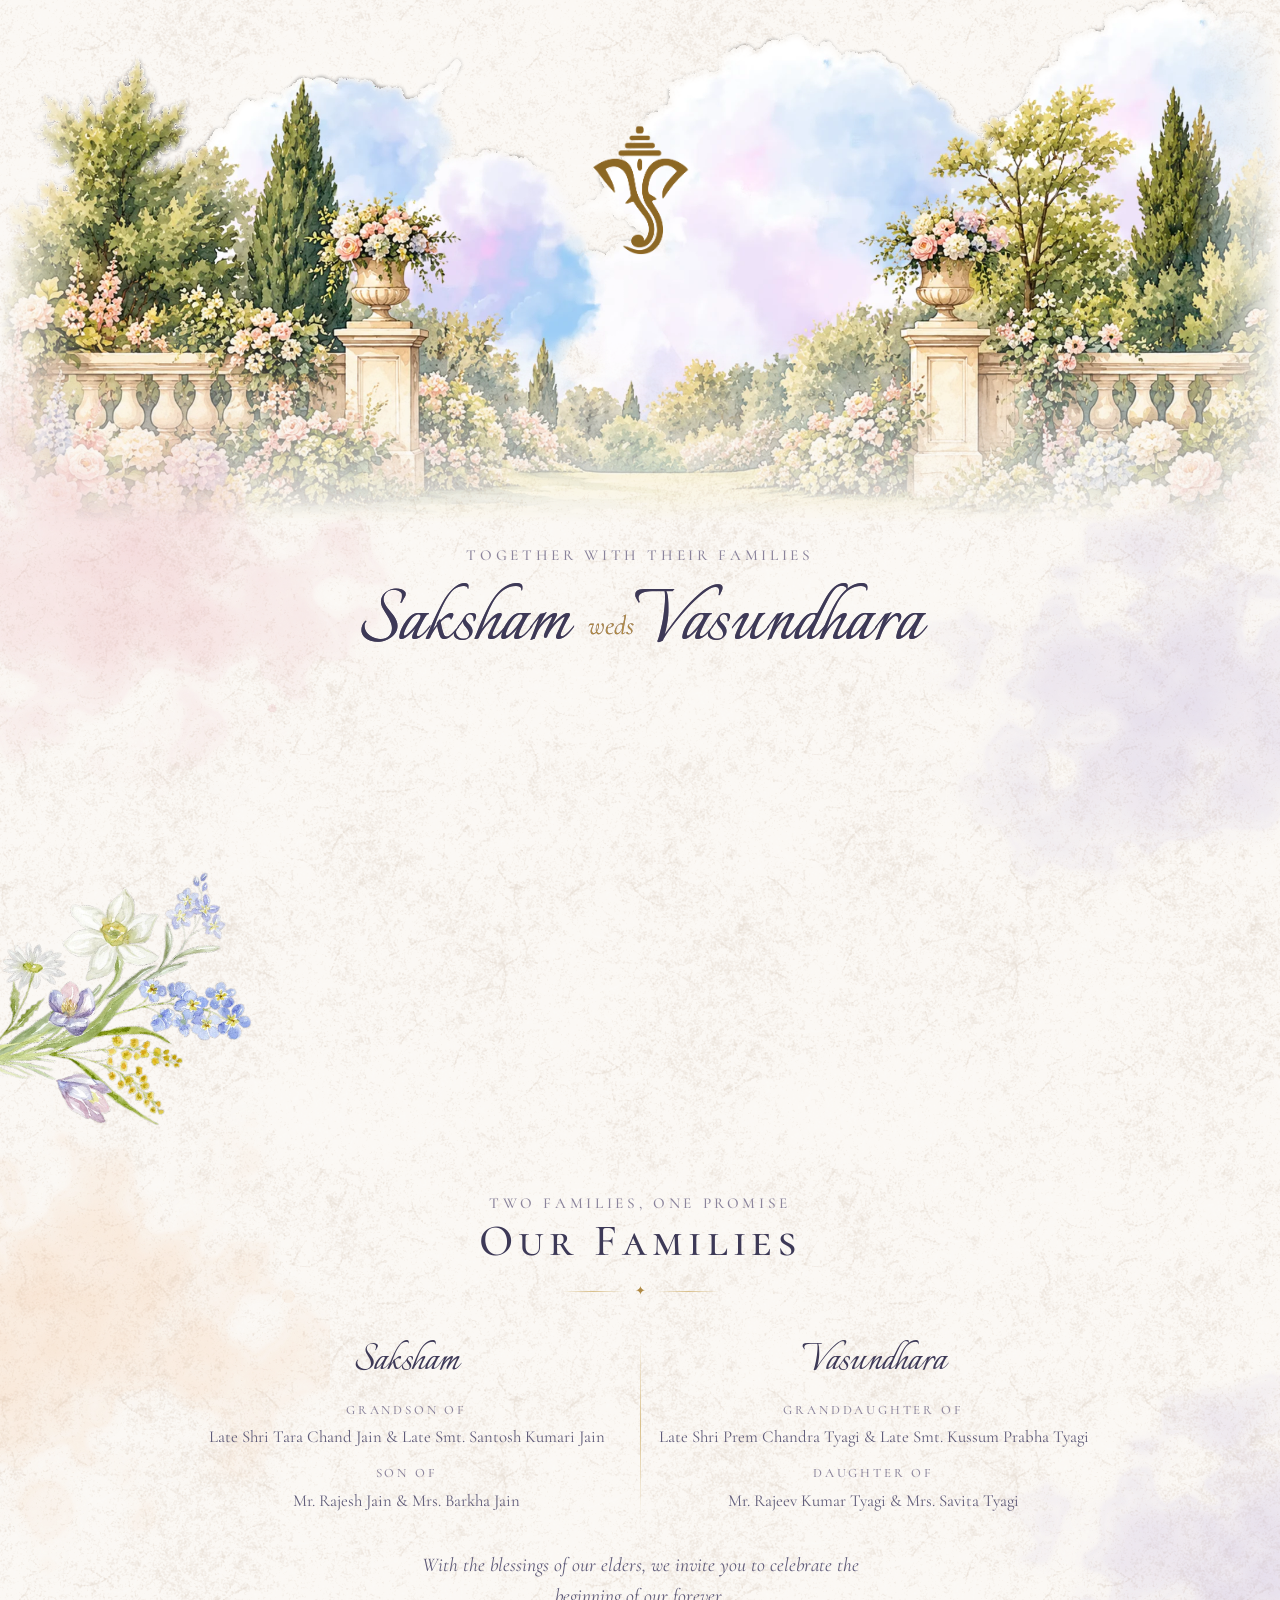
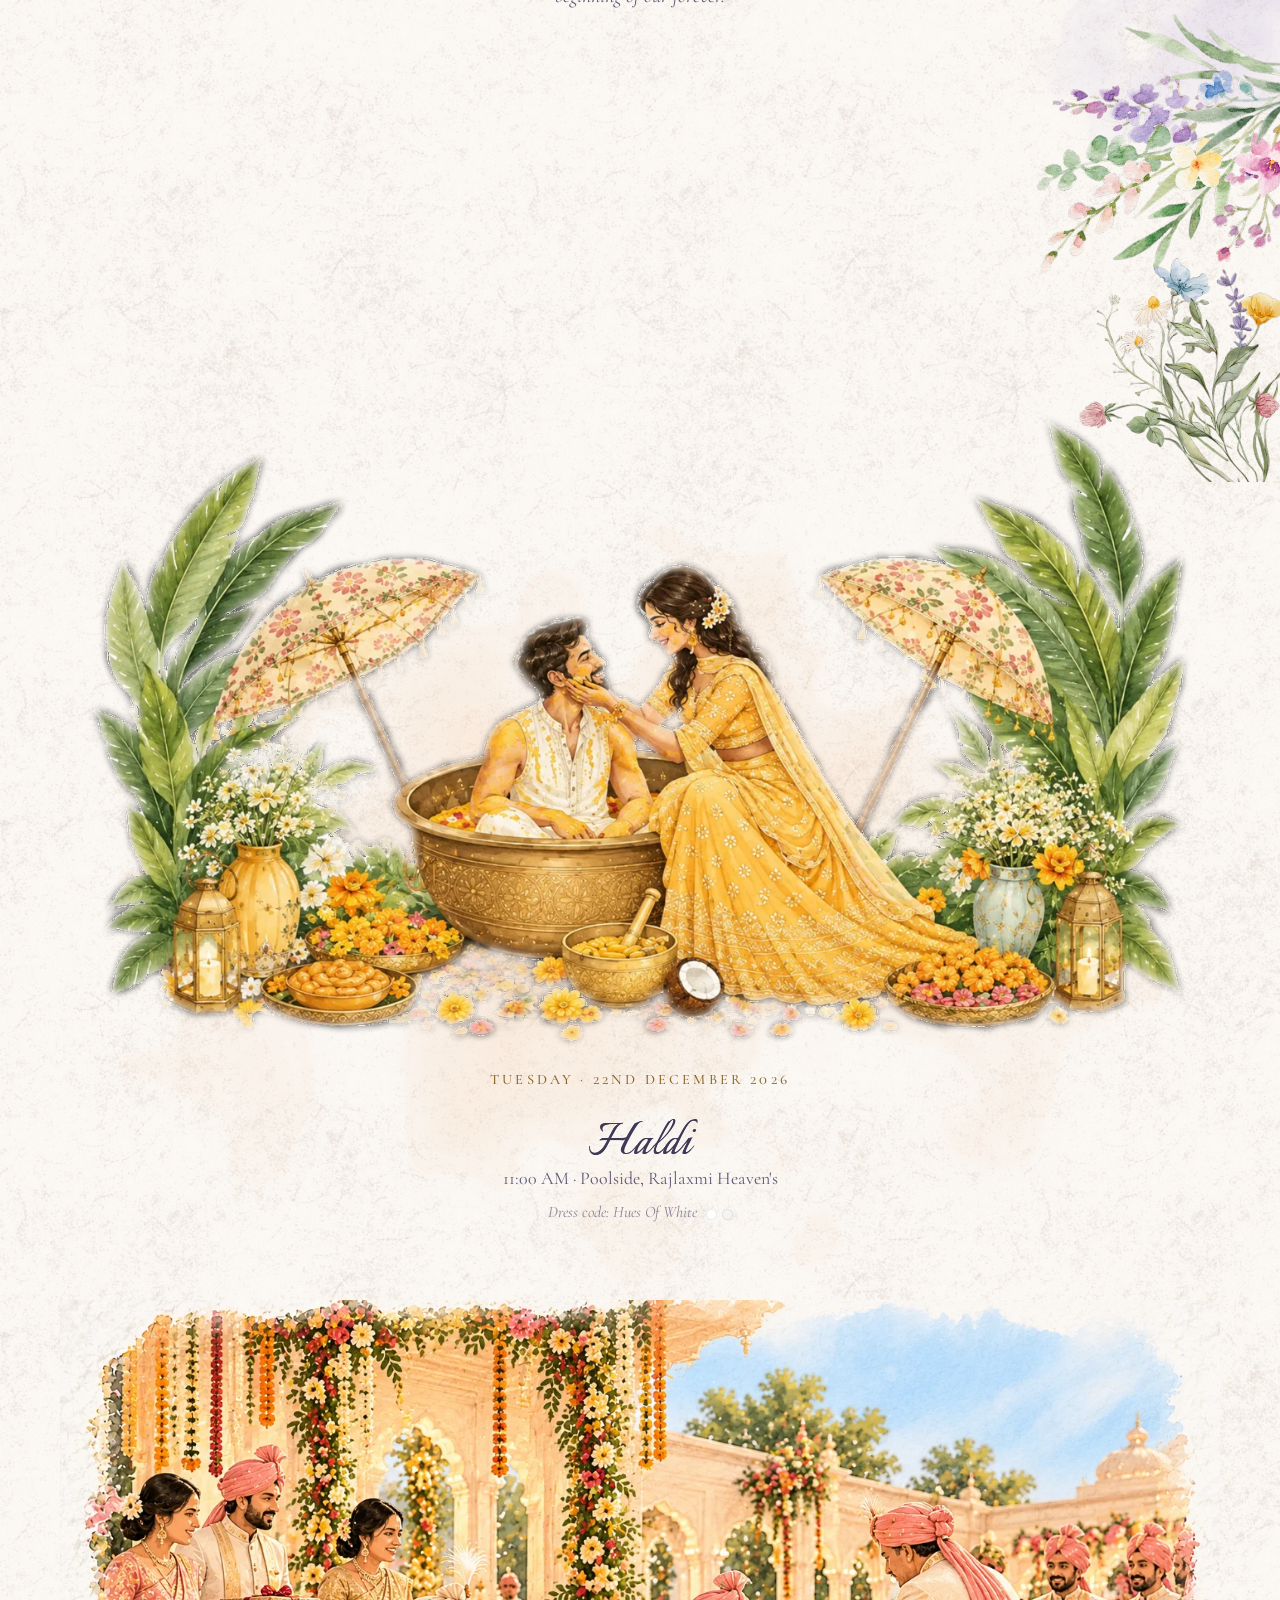
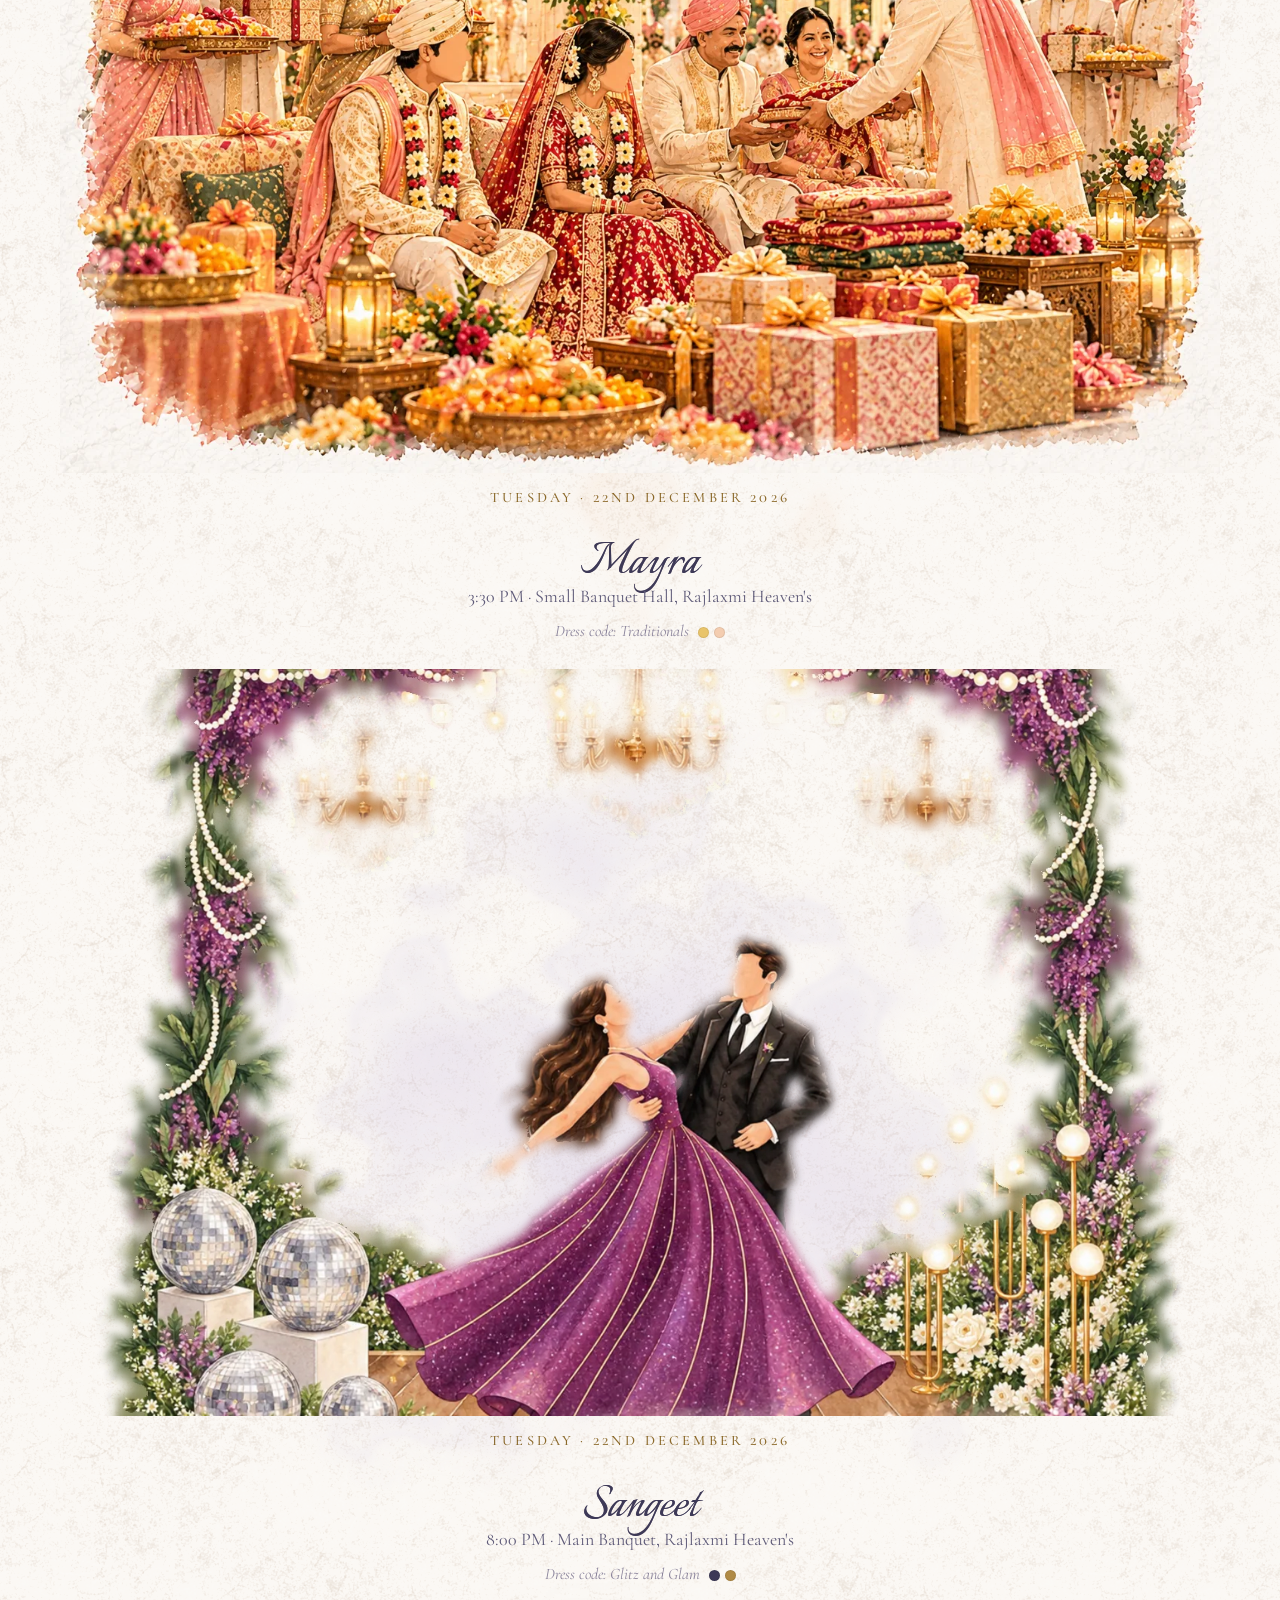
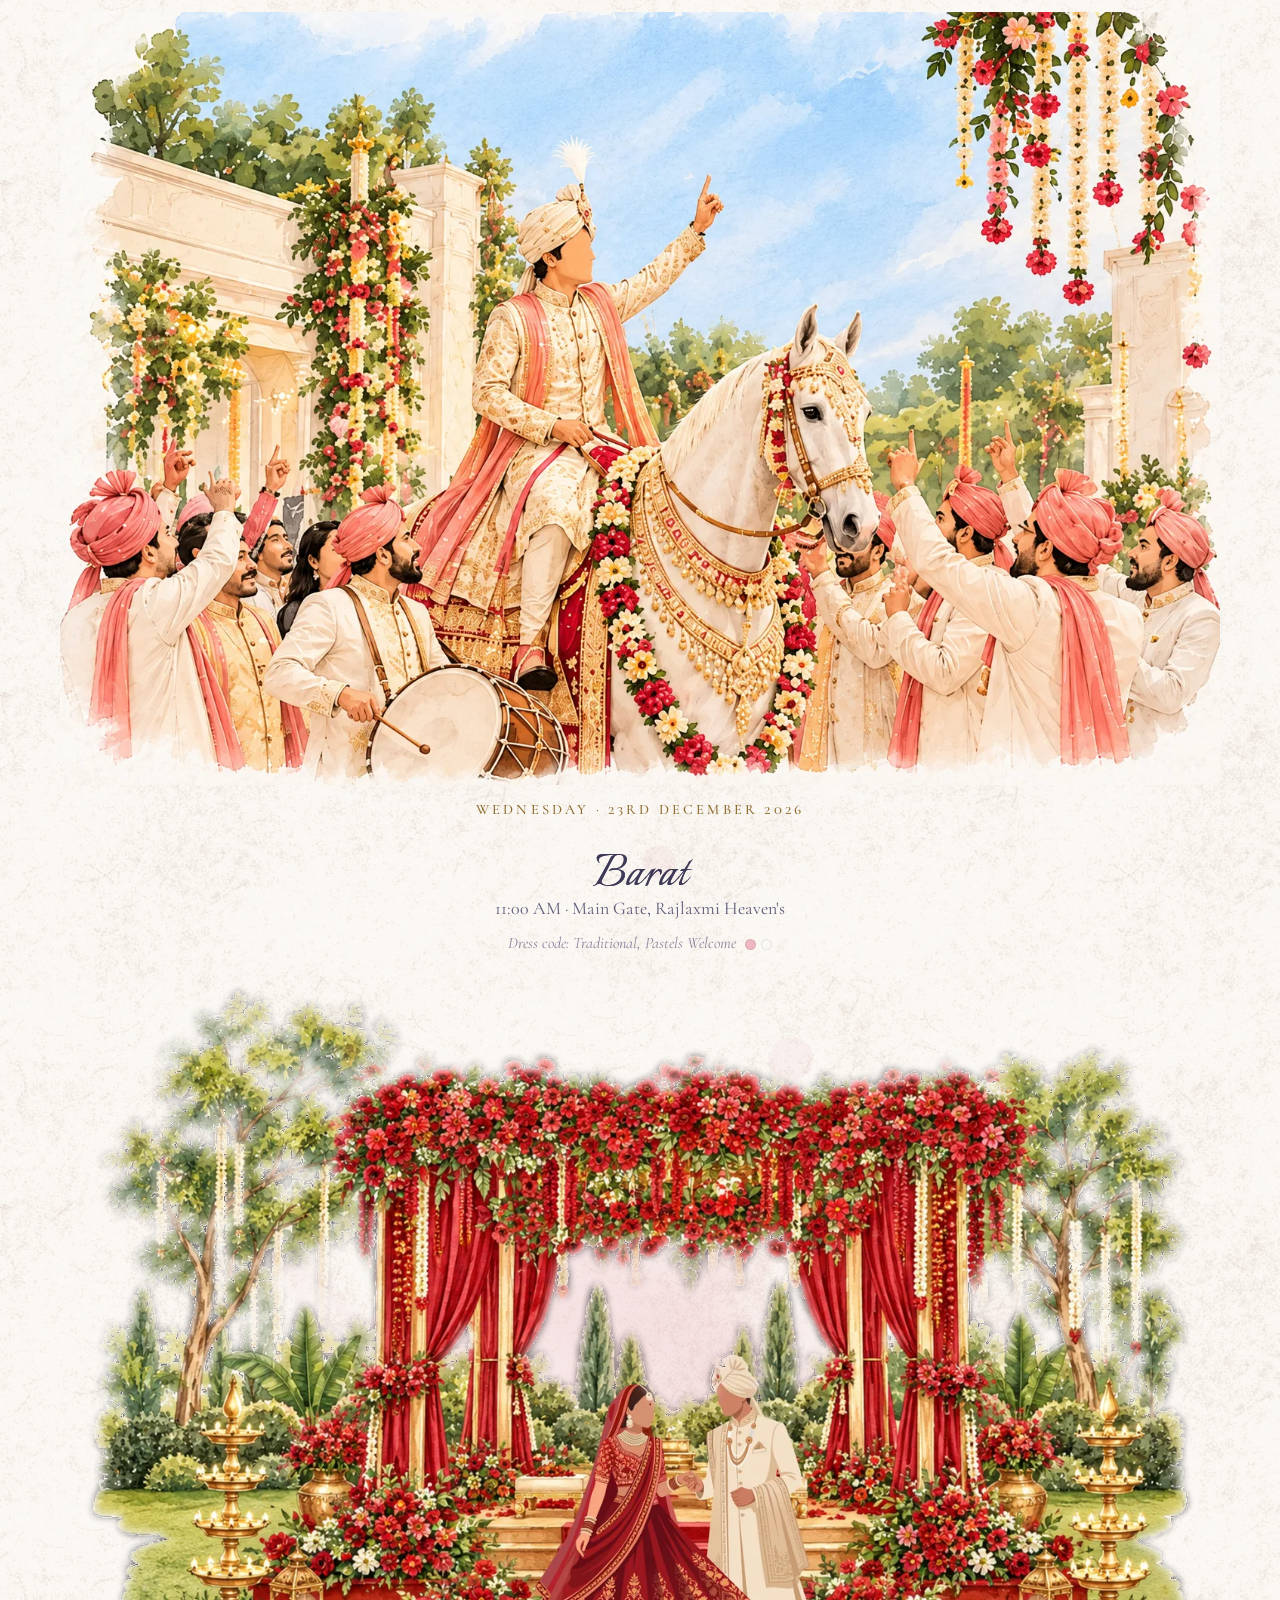
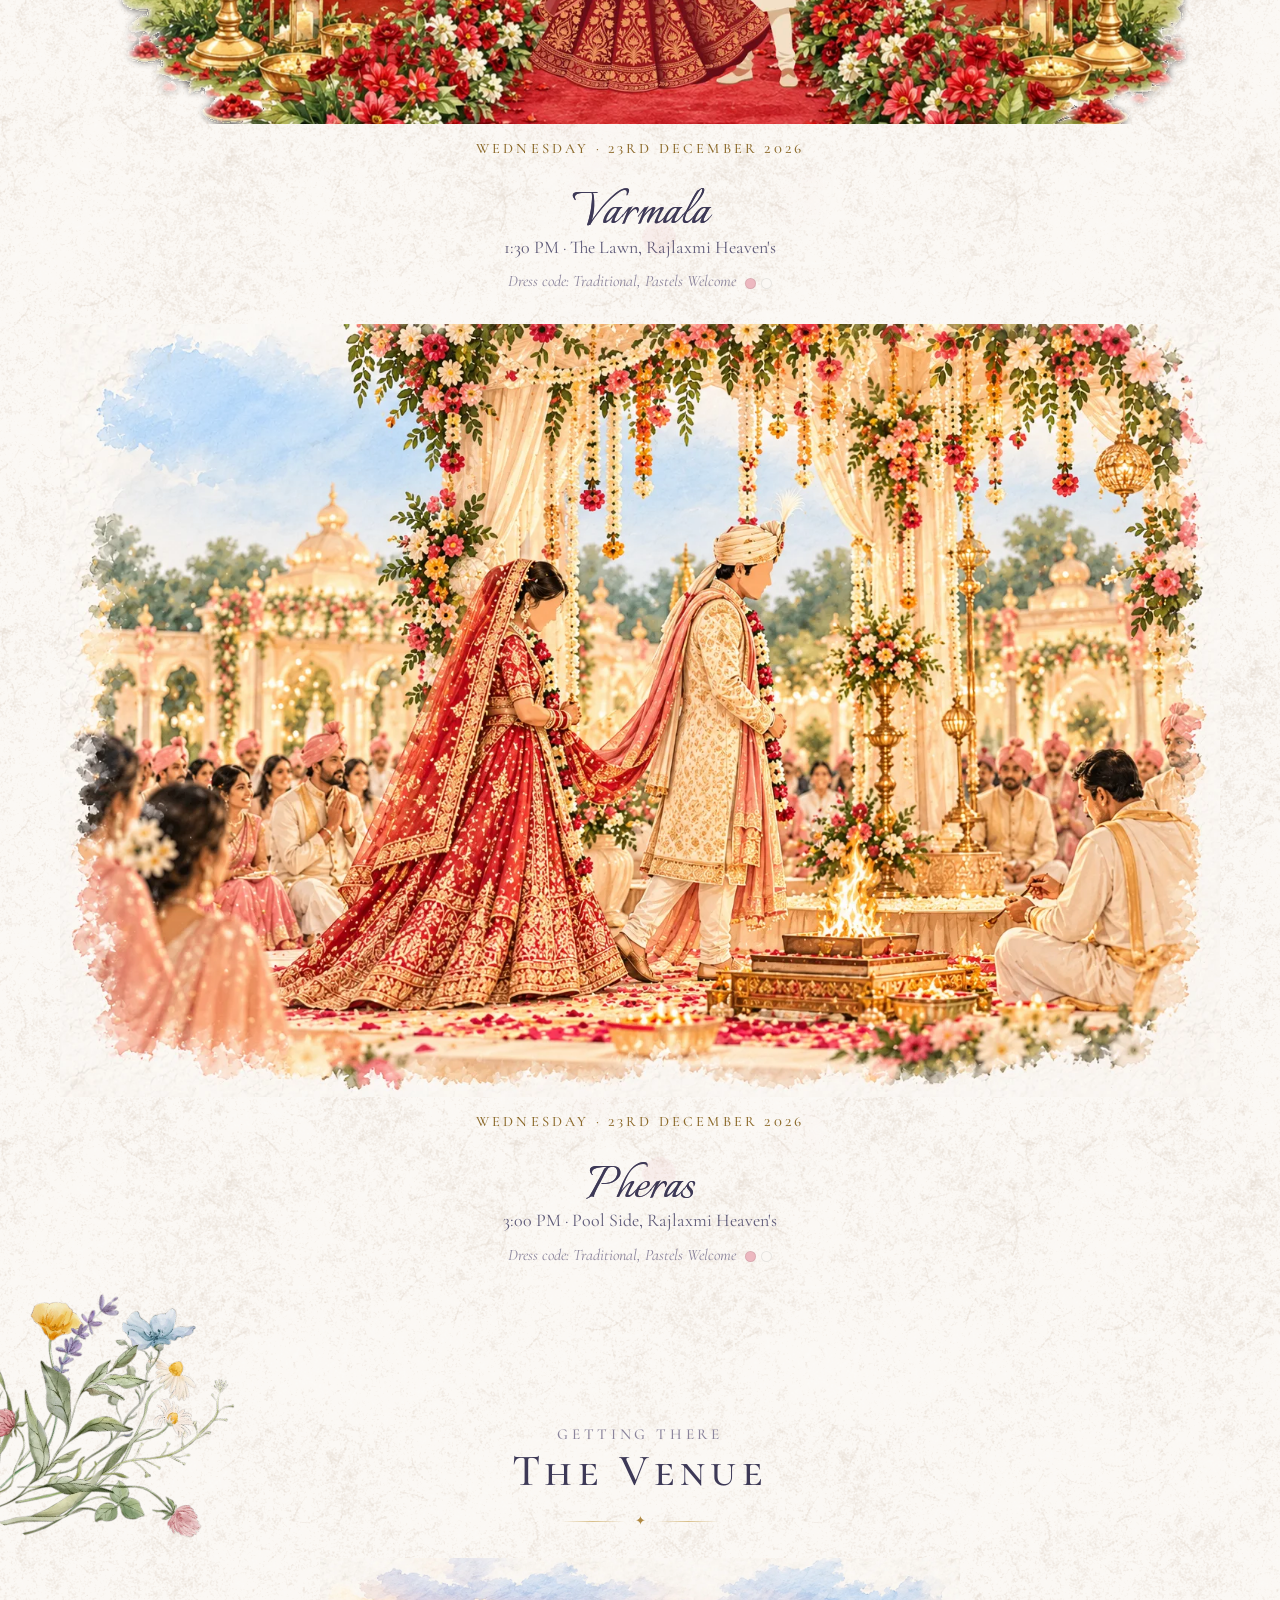
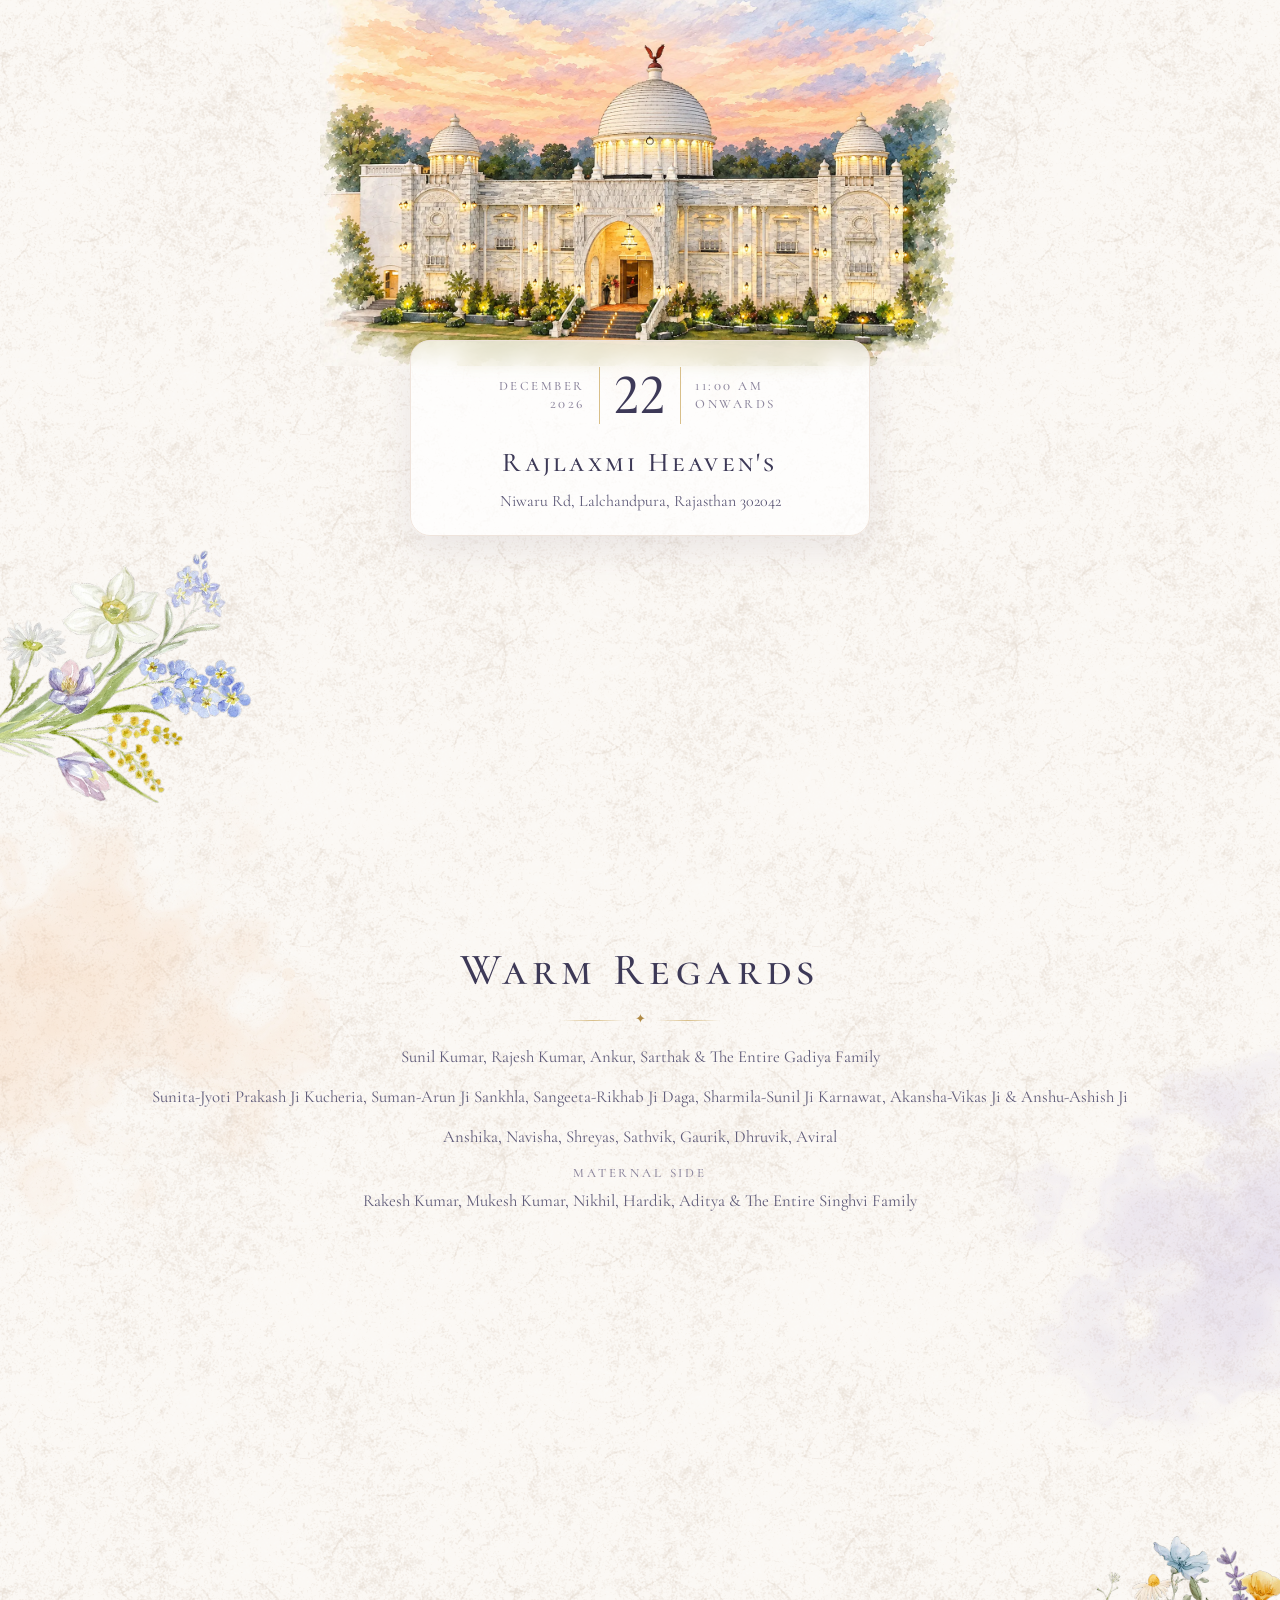
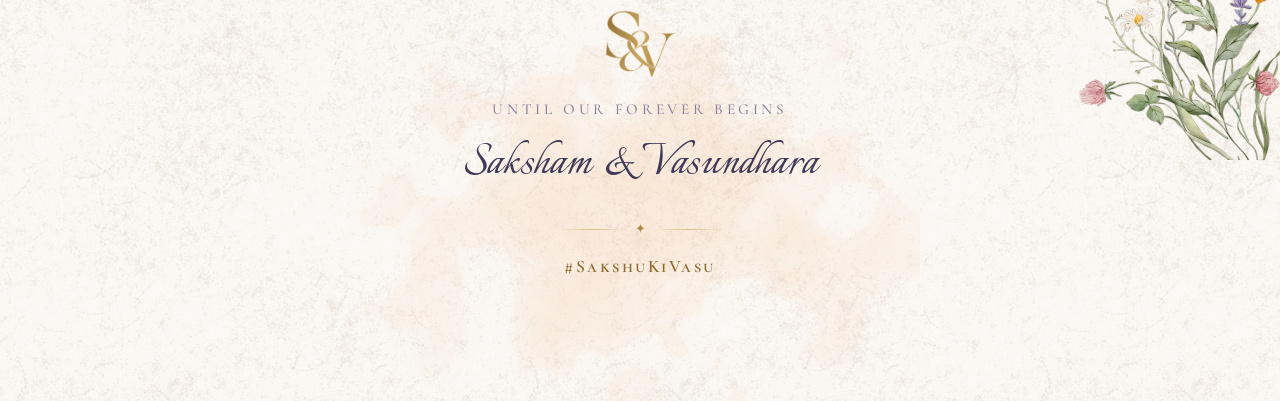
<file: print/index.html>
<!doctype html>
<html lang="en">
<head>
<meta charset="utf-8">
<meta name="viewport" content="width=device-width,initial-scale=1,viewport-fit=cover">
<meta name="description" content="Saksham & Vasundhara are getting married. Join us at Rajlaxmi Heaven's, Jaipur, 22 to 23 December 2026.">
<meta property="og:title" content="Saksham & Vasundhara · You're invited">
<meta property="og:description" content="Join us for our wedding celebrations at Rajlaxmi Heaven's, Jaipur, 22 to 23 December 2026. #SakshuKiVasu">
<meta property="og:type" content="website">
<meta name="theme-color" content="#FBF8F4">
<style>:root{color-scheme:light;padding-top:env(safe-area-inset-top,0px);padding-bottom:env(safe-area-inset-bottom,0px)}body{margin:0;padding:0}img{max-width:100%}[hidden]{display:none!important}</style>
<title>Saksham &amp; Vasundhara Wedding</title>
<link rel="icon" href="../img/monogram.png" type="image/x-icon">
<link rel="preconnect" href="https://fonts.googleapis.com">
<link rel="preconnect" href="https://fonts.gstatic.com" crossorigin>
<link rel="stylesheet" href="https://fonts.googleapis.com/css2?family=Cormorant+Garamond:ital,wght@0,400;0,500;0,600;1,400;1,500&family=Cormorant+SC:wght@400;500;600&family=Italianno&display=swap">
<link rel="stylesheet" href="../css/style.css">
<link rel="stylesheet" href="style.css">

</head>
<body>

<main id="top">
  <!-- ================= Hero ================= -->
  <section class="hero">
    <img class="wash" src="../img/wash-blush.webp" alt="" style="left:-12%;top:30%">
    <img class="wash" src="../img/wash-lavender.webp" alt="" style="right:-14%;top:44%">
    <img src="../img/ganesha.png" width="120px" alt="" class="ganesha">
    <div class="hero-art"><img id="hero-img" src="../img/hero.webp" alt="Watercolour garden with stone balustrades, floral urns and a lawn leading into the trees" width="2200" height="917"></div>
    <div class="wrap hero-inner">
      <div class="spacer"></div>
      <p class="eyebrow">Together with their families</p>
      <h1 class="couple sheen-text">Saksham<span class="weds">weds</span>Vasundhara</h1>
    </div>
  </section>

  <!-- ================= Families ================= -->
  <section id="families">
    <img class="wash" src="../img/wash-peach.webp" alt="" style="left:-18%;top:10%">
    <img class="wash" src="../img/wash-lavender.webp" alt="" style="right:-20%;bottom:0">
    <div class="floral" style="rotate:-20deg;left:-46px;top:-56px;--dur:8s" aria-hidden="true"><img src="../img/floral1.webp" alt=""></div>
    <div class="floral flip" style="right:-44px;bottom:-230px;width:clamp(130px,26vw,250px);--dur:9s;--origin:90% 90%" aria-hidden="true"><img src="../img/floral3.webp" alt=""></div>
    <div class="wrap">
      <p class="eyebrow">Two families, one promise</p>
      <h2>Our Families</h2>
      <div class="ornament" aria-hidden="true"><span>✦</span></div>
      <div class="fam-grid">
        <div class="fam">
          <h3>Saksham</h3>
          <p class="rel">Grandson of</p>
          <p>Late Shri Tara Chand Jain &amp; Late Smt. Santosh Kumari Jain</p>
          <p class="rel">Son of</p>
          <p>Mr. Rajesh Jain &amp; Mrs. Barkha Jain</p>
        </div>
        <div class="fam-mid" aria-hidden="true"></div>
        <div class="fam">
          <h3>Vasundhara</h3>
          <p class="rel">Granddaughter of</p>
          <p>Late Shri Prem Chandra Tyagi &amp; Late Smt. Kussum Prabha Tyagi</p>
          <p class="rel">Daughter of</p>
          <p>Mr. Rajeev Kumar Tyagi &amp; Mrs. Savita Tyagi</p>
        </div>
      </div>
      <p class="blessing">With the blessings of our elders, we invite you to celebrate the beginning of our forever.</p>
    </div>
  </section>


  <!-- ================= Events ================= -->
  <section id="events">
    <div class="floral flip" style="rotate:-160deg;right:-50px;top:-230px;--dur:8.5s;--origin:90% 10%" aria-hidden="true"><img src="../img/floral2.webp" alt=""></div>
    <div class="wrap">
      <div class="events-list" id="events-list">
        <article class="event">
          <div class="art-wrap"><img class="wash" src="../img/wash-peach.webp" alt=""><img class="art" src="../img/haldi.webp" alt="Watercolour of the couple at a brass urli with haldi, parasols and marigolds"></div>
          <p class="when">Tuesday &middot; 22nd December 2026</p>
          <h3 class="sheen-text">Haldi</h3>
          <p class="meta">11:00 AM &middot; Poolside, Rajlaxmi Heaven's</p>
          <p class="dress">Dress code: Hues Of White <i style="background:#FFFFFF"></i><i style="background:#F4F4F4"></i></p>
        </article>
        <article class="event">
          <div class="art-wrap"><img class="wash" src="../img/wash-peach.webp" alt=""><img class="art" src="../img/mayra.webp" alt="Watercolour of the couple at a brass urli with haldi, parasols and marigolds"></div>
          <p class="when">Tuesday &middot; 22nd December 2026</p>
          <h3 class="sheen-text">Mayra</h3>
          <p class="meta">3:30 PM &middot; Small Banquet Hall, Rajlaxmi Heaven's</p>
          <p class="dress">Dress code: Traditionals <i style="background:#E9C46A"></i><i style="background:#F4CDB0"></i></p>
        </article>
        <article class="event">
          <div class="art-wrap"><img class="wash" src="../img/wash-lavender.webp" alt=""><img class="art" src="../img/reception.webp" alt="Watercolour of the couple dancing under chandeliers framed by wisteria and pearls"></div>
          <p class="when">Tuesday &middot; 22nd December 2026</p>
          <h3 class="sheen-text">Sangeet</h3>
          <p class="meta">8:00 PM &middot; Main Banquet, Rajlaxmi Heaven's</p>
          <p class="dress">Dress code: Glitz and Glam <i style="background:#3D3957"></i><i style="background:#B08A45"></i></p>
        </article>
        <article class="event">
          <div class="art-wrap"><img class="wash" src="../img/wash-blush2.webp" alt=""><img class="art" src="../img/barat.webp" alt="Watercolour of the couple before a red floral mandap with brass lamps"></div>
          <p class="when">Wednesday &middot; 23rd December 2026</p>
          <h3 class="sheen-text">Barat</h3>
          <p class="meta">11:00 AM &middot; Main Gate, Rajlaxmi Heaven's</p>
          <p class="dress">Dress code: Traditional, Pastels Welcome <i style="background:#EDB8C0"></i><i style="background:#FBF8F4"></i></p>
        </article>
        <article class="event">
          <div class="art-wrap"><img class="wash" src="../img/wash-blush2.webp" alt=""><img class="art" src="../img/wedding.webp" alt="Watercolour of the couple before a red floral mandap with brass lamps"></div>
          <p class="when">Wednesday &middot; 23rd December 2026</p>
          <h3 class="sheen-text">Varmala</h3>
          <p class="meta">1:30 PM &middot; The Lawn, Rajlaxmi Heaven's</p>
          <p class="dress">Dress code: Traditional, Pastels Welcome <i style="background:#EDB8C0"></i><i style="background:#FBF8F4"></i></p>
        </article>
        <article class="event">
          <div class="art-wrap"><img class="wash" src="../img/wash-blush2.webp" alt=""><img class="art" src="../img/pheras.webp" alt="Watercolour of the couple before a red floral mandap with brass lamps"></div>
          <p class="when">Wednesday &middot; 23rd December 2026</p>
          <h3 class="sheen-text">Pheras</h3>
          <p class="meta">3:00 PM &middot; Pool Side, Rajlaxmi Heaven's</p>
          <p class="dress">Dress code: Traditional, Pastels Welcome <i style="background:#EDB8C0"></i><i style="background:#FBF8F4"></i></p>
        </article>
      </div>
    </div>
  </section>

  <!-- ================= Venue ================= -->
  <section id="venue">
    <div class="floral" style="rotate:25deg;left:-56px;top:-50px;--dur:9s" aria-hidden="true"><img src="../img/floral3.webp" alt=""></div>
    <div class="wrap">
      <p class="eyebrow">Getting there</p>
      <h2>The Venue</h2>
      <div class="ornament" aria-hidden="true"><span>✦</span></div>
      <div class="venue-art">
        <img class="wash" src="../img/wash-peach.webp" alt="">
        <img src="../img/venue.webp" alt="Watercolour illustration of Rajlaxmi Heaven's with its sweeping wooden canopy and glass facade" width="1600" height="710">
      </div>
      <div class="venue-card">
        <div class="vc-date">
          <span class="side">December<br>2026</span>
          <b>22</b>
          <span class="side">11:00 AM<br>onwards</span>
        </div>
        <p class="vc-name">Rajlaxmi Heaven's</p>
        <p class="vc-addr">Niwaru Rd, Lalchandpura, Rajasthan 302042</p>
      </div>
    </div>
  </section>

  <!-- ================= Families ================= -->
  <section id="families">
    <img class="wash" src="../img/wash-peach.webp" alt="" style="left:-18%;top:10%">
    <img class="wash" src="../img/wash-lavender.webp" alt="" style="right:-20%;bottom:0">
    <div class="floral" style="rotate:-20deg;left:-46px;top:-56px;--dur:8s" aria-hidden="true"><img src="../img/floral1.webp" alt=""></div>
    <div class="floral flip" style="right:-44px;bottom:-230px;width:clamp(130px,26vw,250px);--dur:9s;--origin:90% 90%" aria-hidden="true"><img src="../img/floral3.webp" alt=""></div>
    <div class="wrap">
      <!-- <p class="eyebrow">Two families, one promise</p> -->
      <h2>Warm Regards</h2>
      <div class="ornament" aria-hidden="true"><span>✦</span></div>
      <div class="fam">
        <p>Sunil Kumar, Rajesh Kumar, Ankur, Sarthak &amp; The Entire Gadiya Family</p>
        <p class="rel"></p>
        <p>Sunita-Jyoti Prakash Ji Kucheria, Suman-Arun Ji Sankhla, Sangeeta-Rikhab Ji Daga, Sharmila-Sunil Ji Karnawat, Akansha-Vikas Ji &amp; Anshu-Ashish Ji</p>
        <p class="rel"></p>
        <p>Anshika, Navisha, Shreyas, Sathvik, Gaurik, Dhruvik, Aviral</p>
        <p class="rel">Maternal Side</p>
        <p>Rakesh Kumar, Mukesh Kumar, Nikhil, Hardik, Aditya &amp; The Entire Singhvi Family</p>
      </div>
    </div>
  </section>

  <footer>
    <img class="wash" src="../img/wash-peach.webp" alt="" style="left:50%;top:0;translate:-50% 0">
    <div class="wrap">
      <span class="mono" aria-hidden="true"></span>
      <p class="eyebrow">Until our forever begins</p>
      <p class="script">Saksham &amp; Vasundhara</p>
      <div class="ornament" aria-hidden="true"><span>✦</span></div>
      <p class="tag">#SakshuKiVasu</p>
    </div>
  </footer>
</main>

<canvas id="confetti" aria-hidden="true"></canvas>
<canvas id="petals" aria-hidden="true"></canvas>

<script>
(function(){
  /* ================= Details ================= */
  const WEDDING = {
    couple:["Saksham","Vasundhara"],
    start:"2026-12-22T11:00:00+05:30",
    end:"2026-12-23T17:00:00+05:30",
    place:"Rajlaxmi Heaven's, Jaipur",
    mapQuery:"Rajlaxmi Heaven's, Jaipur",
    whatsapp:"918112273369"
  };
  const EVENTS = [
    {name:"Haldi",img:"../img/haldi.webp",wash:"../img/wash-peach.webp",day:"Monday",date:"22nd December",short:"22 Dec",time:"11:00 AM",venue:"Poolside, Rajlaxmi Heaven's",dress:"Yellows and florals",sw:["#E9C46A","#F4CDB0"],alt:"Watercolour of the couple at a brass urli with haldi, parasols and marigolds"},
    {name:"Mayra",img:"../img/mayra.webp",wash:"../img/wash-peach.webp",day:"Monday",date:"22nd December",short:"22 Dec",time:"3:30 PM",venue:"Small Banquet Hall, Rajlaxmi Heaven's",dress:"Yellows and florals",sw:["#E9C46A","#F4CDB0"],alt:"Watercolour of the couple at a brass urli with haldi, parasols and marigolds"},
    {name:"Sangeet",img:"../img/mehendi.webp",wash:"../img/wash-blush.webp",day:"Monday",date:"22nd December",short:"22 Dec",time:"7:30 PM",venue:"Main Banquet Hall, Rajlaxmi Heaven's",dress:"Shades of green",sw:["#93AE98","#C9D8B6"],alt:"Watercolour of the bride and her friends applying mehendi among marigolds and roses"},
    {name:"Barat",img:"../img/barat.webp",wash:"../img/wash-blush2.webp",day:"Tuesday",date:"23rd December",short:"23 Dec",time:"11:00 AM",venue:"Main Gate, Rajlaxmi Heaven's",dress:"Traditional, pastels welcome",sw:["#EDB8C0","#FBF8F4"],alt:"Watercolour of the couple before a red floral mandap with brass lamps"},
    {name:"Wedding",img:"../img/wedding.webp",wash:"../img/wash-blush2.webp",day:"Tuesday",date:"23rd December",short:"23 Dec",time:"1:30 PM",venue:"The Lawn, Rajlaxmi Heaven's",dress:"Traditional, pastels welcome",sw:["#EDB8C0","#FBF8F4"],alt:"Watercolour of the couple before a red floral mandap with brass lamps"},
    {name:"Pheras",img:"../img/pheras.webp",wash:"../img/wash-blush2.webp",day:"Tuesday",date:"23rd December",short:"23 Dec",time:"3:00 PM",venue:"Pool Side, Rajlaxmi Heaven's",dress:"Traditional, pastels welcome",sw:["#EDB8C0","#FBF8F4"],alt:"Watercolour of the couple before a red floral mandap with brass lamps"}
  ];
  const STORY = [
    {img:"../img/story0.webp",cap:"We found our home",when:"San Jose · 2019",pos:"50% 62%"},
    {img:"../img/story1.webp",cap:"Walking towards forever",when:"Los Angeles · 2021",pos:"50% 45%"},
    {img:"../img/story2.webp",cap:"She said yes",when:"Dubai · 2025",pos:"50% 60%"},
    {img:"../img/story3.webp",cap:"From adventures to forever",when:"Goa · 2026",pos:"50% 50%"},
    {img:"../img/story4.webp",cap:"Our forever begins",when:"Goa · 2026",pos:"50% 50%"}
  ];

  const reduce = matchMedia("(prefers-reduced-motion: reduce)").matches;
  const $ = s => document.querySelector(s);
  const esc = s => String(s).replace(/[&<>"]/g,c=>({"&":"&amp;","<":"&lt;",">":"&gt;",'"':"&quot;"}[c]));

  /* ================= Wax seal ================= */
  const sealSVG = id => `<svg viewBox="0 0 120 120" aria-hidden="true">
    <defs>
      <radialGradient id="wx${id}" cx="38%" cy="32%" r="75%"><stop offset="0" stop-color="#F6E3A8"/><stop offset=".35" stop-color="#D4AC5C"/><stop offset=".75" stop-color="#A67C2E"/><stop offset="1" stop-color="#7A5A1E"/></radialGradient>
      <radialGradient id="wi${id}" cx="60%" cy="65%" r="70%"><stop offset="0" stop-color="#C39A48"/><stop offset="1" stop-color="#E8CC86"/></radialGradient>
      <filter id="wf${id}" x="-15%" y="-15%" width="130%" height="130%"><feTurbulence type="fractalNoise" baseFrequency=".05" numOctaves="2" seed="11"/><feDisplacementMap in="SourceGraphic" scale="7"/></filter>
    </defs>
    <path d="M60 6 C74 5 80 12 92 14 C104 17 110 28 112 40 C115 52 118 60 114 72 C111 84 108 96 96 104 C86 112 74 116 60 114 C46 117 34 112 24 104 C12 96 6 84 6 70 C4 58 3 46 10 34 C16 22 26 12 40 9 C47 7 52 6 60 6Z" fill="url(#wx${id})" filter="url(#wf${id})"/>
    <circle cx="60" cy="60" r="39" fill="url(#wi${id})"/>
    <circle cx="60" cy="60" r="39" fill="none" stroke="#8E6A28" stroke-width="1.2" opacity=".7"/>
    <circle cx="60" cy="60" r="34" fill="none" stroke="#FFF1C9" stroke-width=".8" stroke-dasharray="1 3" opacity=".8"/>
    <ellipse cx="42" cy="32" rx="15" ry="6" fill="#FFF8E1" opacity=".35" transform="rotate(-30 42 32)"/>
  </svg><span class="seal-mono hi"></span><span class="seal-mono dk"></span>`;
  /* ================= Seal SVG (unused in print, skip) ================= */

  /* ================= Confetti ================= */
  function confetti(from){
    if(reduce) return;
    const c=$("#confetti"), x=c.getContext("2d"), dpr=Math.min(devicePixelRatio||1,2);
    c.width=innerWidth*dpr; c.height=innerHeight*dpr;
    const cols=["#B08A45","#D8BF8A","#EDB8C0","#CFC4E4","#F4CDB0","#B5CDB7"];
    const r=from.getBoundingClientRect(); const ox=(r.left+r.width/2)*dpr, oy=(r.top+r.height/2)*dpr;
    const P=Array.from({length:160},()=>{const a=Math.random()*Math.PI*2, s=(Math.random()*9+4)*dpr;
      return {x:ox,y:oy,vx:Math.cos(a)*s,vy:Math.sin(a)*s-6*dpr,w:(Math.random()*6+4)*dpr,h:(Math.random()*4+3)*dpr,rot:Math.random()*6,vr:(Math.random()-.5)*.3,c:cols[Math.floor(Math.random()*cols.length)],petal:Math.random()<.5};});
    const t0=performance.now();
    (function frame(t){
      const el=t-t0; x.clearRect(0,0,c.width,c.height);
      P.forEach(p=>{p.vy+=0.22*dpr; p.vx*=0.985; p.vy*=0.985; p.x+=p.vx; p.y+=p.vy; p.rot+=p.vr;
        x.save(); x.translate(p.x,p.y); x.rotate(p.rot); x.globalAlpha=Math.max(0,1-el/4200); x.fillStyle=p.c;
        if(p.petal){x.beginPath();x.ellipse(0,0,p.w*.6,p.h*.5,0,0,7);x.fill();} else x.fillRect(-p.w/2,-p.h/2,p.w,p.h);
        x.restore();});
      if(el<4200) requestAnimationFrame(frame); else x.clearRect(0,0,c.width,c.height);
    })(t0);
  }

  /* ================= Countdown & links ================= */
  const target=new Date(WEDDING.start).getTime();
  const pad=(n,l=2)=>String(n).padStart(l,"0");
  function tick(){
    let d=Math.max(0,target-Date.now());
    const days=Math.floor(d/864e5); d-=days*864e5; const h=Math.floor(d/36e5); d-=h*36e5; const m=Math.floor(d/6e4); d-=m*6e4; const s=Math.floor(d/1e3);
    $("#cd-d").textContent=pad(days); $("#cd-h").textContent=pad(h); $("#cd-m").textContent=pad(m); $("#cd-s").textContent=pad(s);
  }
  tick(); setInterval(tick,1000);
  const gfmt=iso=>new Date(iso).toISOString().replace(/[-:]/g,"").replace(/\.\d{3}/,"");
  const cal="https://calendar.google.com/calendar/render?action=TEMPLATE"+
    "&text="+encodeURIComponent(`${WEDDING.couple[0]} & ${WEDDING.couple[1]}'s Wedding`)+
    "&dates="+gfmt(WEDDING.start)+"/"+gfmt(WEDDING.end)+
    "&location="+encodeURIComponent(WEDDING.place)+
    "&details="+encodeURIComponent("We can't wait to celebrate with you. #SakshuKiVasu");
  $("#cal-link").href=cal; $("#cal-link-2").href=cal;
  $("#dir-link").href="https://www.google.com/maps/dir/?api=1&destination=26.981638,75.6873018";

  /* ================= Story ================= */
  const track=$("#track"), dots=$("#dots");
  STORY.forEach((s,i)=>{
    const b=document.createElement("button"); b.setAttribute("aria-label","Photo "+(i+1)); b.addEventListener("click",()=>go(i)); dots.appendChild(b);
  });
  let cur=0;
  function go(i){cur=(i+STORY.length)%STORY.length; track.scrollTo({left:track.clientWidth*cur,behavior:reduce?"auto":"smooth"});}
  function syncDots(){cur=Math.round(track.scrollLeft/track.clientWidth); [...dots.children].forEach((d,i)=>d.setAttribute("aria-current",i===cur));}
  track.addEventListener("scroll",()=>{clearTimeout(track._t);track._t=setTimeout(syncDots,80);});
  $("#prev").addEventListener("click",()=>go(cur-1)); $("#next").addEventListener("click",()=>go(cur+1));
  syncDots();


  /* ================= Scroll: fade-ins and parallax ================= */
  if(!reduce && "IntersectionObserver" in window){
    const targets=document.querySelectorAll("section:not(.hero) .wrap > *, .event, .fam, .travel > div, footer .wrap > *");
    const io=new IntersectionObserver(entries=>entries.forEach(en=>{ if(en.isIntersecting){en.target.classList.add("seen");io.unobserve(en.target);} }),{rootMargin:"0px 0px -8% 0px",threshold:.08});
    targets.forEach(t=>{ if(t.getBoundingClientRect().top > innerHeight){ t.classList.add("fade"); io.observe(t); } });
  }
  if(!reduce){
    const florals=[...document.querySelectorAll("main .floral")], hero=$("#hero-img");
    let ticking=false;
    function par(){
      ticking=false; const vh=innerHeight;
      florals.forEach((f,i)=>{ const r=f.getBoundingClientRect(); if(r.bottom<-200||r.top>vh+200) return;
        const k=(r.top+r.height/2-vh/2)/vh; f.style.setProperty("--py",(k*(i%2?-38:38)).toFixed(1)+"px"); });
      hero.style.setProperty("--hy",(scrollY*0.18).toFixed(1)+"px");
    }
    addEventListener("scroll",()=>{ if(!ticking){ticking=true;requestAnimationFrame(par);} },{passive:true});
    par();
  }

  /* ================= Falling petals ================= */
  (function(){
    if(reduce) return;
    const c=$("#petals"), x=c.getContext("2d");
    const cols=["#EDB8C0","#F2C9CF","#F6EFE8","#D8BF8A","#CFC4E4","#F4CDB0"];
    let W,H,dpr,P=[];
    function size(){dpr=Math.min(devicePixelRatio||1,2);W=c.width=innerWidth*dpr;H=c.height=innerHeight*dpr;}
    function mk(top){return {x:Math.random()*W,y:top?-20*dpr:Math.random()*H,s:(Math.random()*5+5)*dpr,vy:(Math.random()*.5+.35)*dpr,sway:Math.random()*Math.PI*2,sw:Math.random()*.02+.008,rot:Math.random()*6,vr:(Math.random()-.5)*.03,c:cols[Math.floor(Math.random()*cols.length)],a:Math.random()*.35+.45};}
    size(); addEventListener("resize",size);
    for(let i=0;i<(innerWidth<520?12:20);i++) P.push(mk(false));
    function frame(){
      if(!document.hidden){
        x.clearRect(0,0,W,H);
        P.forEach((p,i)=>{
          p.sway+=p.sw; p.y+=p.vy; p.x+=Math.sin(p.sway)*.6*dpr; p.rot+=p.vr; if(p.y>H+20*dpr) P[i]=mk(true);
          x.save(); x.translate(p.x,p.y); x.rotate(p.rot); x.globalAlpha=p.a; x.fillStyle=p.c;
          x.beginPath(); x.moveTo(0,-p.s); x.bezierCurveTo(p.s*.9,-p.s*.5,p.s*.6,p.s*.7,0,p.s); x.bezierCurveTo(-p.s*.6,p.s*.7,-p.s*.9,-p.s*.5,0,-p.s); x.fill();
          x.restore();
        });
      }
      requestAnimationFrame(frame);
    }
    requestAnimationFrame(frame);
  })();
})();
</script>

</body>
</html>
</file>
<file: css/style.css>
:root {
    --paper: #FBF8F4;
    --ink: #3D3957;
    --ink-soft: #5E5A78;
    --muted: #8A839B;
    --gold: #B08A45;
    --gold-deep: #8C6A2B;
    --gold-soft: #D8BF8A;
    --blush: #EDB8C0;
    --lavender: #CFC4E4;
    --peach: #F4CDB0;
    --sage: #B5CDB7;
    --line: #EADFD6;
    --script: "Italianno", "Pinyon Script", "Snell Roundhand", cursive;
    --serif: "Cormorant Garamond", Garamond, "Times New Roman", serif;
    --caps: "Cormorant SC", "Cormorant Garamond", Garamond, serif;
}

* {
    box-sizing: border-box
}

html {
    background: var(--paper)
}

body {
    font-family: var(--serif);
    font-size: 18px;
    line-height: 1.55;
    color: var(--ink);
    overflow-x: hidden;
    background-color: var(--paper);
    background-image: url(../img/paper-light.png), url(../img/paper-dark.png);
    background-size: 512px 512px, 512px 512px
}

body.locked {
    overflow: hidden;
    height: 100%
}

main {
    position: relative;
    z-index: 2;
    overflow: hidden
}

.wrap {
    max-width: 720px;
    margin: 0 auto;
    padding-inline: 20px;
    position: relative;
    z-index: 2
}

h2 {
    font-family: var(--caps);
    font-weight: 500;
    font-size: clamp(2rem, 7vw, 2.8rem);
    letter-spacing: .12em;
    margin: 0;
    text-wrap: balance;
    color: var(--ink);
    line-height: 1.15
}

.eyebrow {
    font-family: var(--caps);
    font-weight: 500;
    font-size: .95rem;
    letter-spacing: .24em;
    text-transform: uppercase;
    color: var(--muted);
    margin: 0
}

.ornament {
    display: flex;
    align-items: center;
    justify-content: center;
    gap: 10px;
    color: var(--gold);
    margin: 14px 0
}

.ornament::before, .ornament::after {
    content: "";
    height: 1px;
    width: 64px;
    background: linear-gradient(90deg, transparent, var(--gold-soft), transparent)
}

.ornament span {
    font-size: .8rem
}

section {
    position: relative;
    padding-block: 84px;
    text-align: center
}

.reveal-in {
    animation: rise .9s ease both
}

@keyframes rise {
    from {
        transform: translateY(14px);
        opacity: .001
    }

    to {
        transform: none;
        opacity: 1
    }
}

/* watercolour washes and florals */
.wash {
    position: absolute;
    z-index: 0;
    pointer-events: none;
    width: clamp(260px, 55vw, 560px);
    aspect-ratio: 1;
    opacity: .55;
    mix-blend-mode: multiply
}

.floral {
    position: absolute;
    z-index: 1;
    pointer-events: none;
    width: clamp(150px, 34vw, 300px);
    transform: translateY(var(--py, 0px))
}

.floral img {
    display: block;
    width: 100%;
    animation: sway var(--dur, 8s) ease-in-out infinite alternate;
    transform-origin: var(--origin, 10% 90%)
}

.floral.flip {
    transform: translateY(var(--py, 0px)) scaleX(-1)
}

@keyframes sway {
    from {
        rotate: -2.2deg
    }

    to {
        rotate: 2.6deg
    }
}

/* gold foil */
.foil {
    background: linear-gradient(100deg, #8C6A2B 0%, #C9A45E 20%, #9E7A36 38%, #EFD9A0 50%, #9E7A36 62%, #C9A45E 80%, #8C6A2B 100%);
    background-size: 260% 100%;
    -webkit-background-clip: text;
    background-clip: text;
    color: transparent;
    animation: foil 7s linear infinite
}

@keyframes foil {
    from {
        background-position: 120% 0
    }

    to {
        background-position: -160% 0
    }
}

.mono {
    display: block;
    margin: 0 auto;
    aspect-ratio: 445/560;
    -webkit-mask: url(../img/monogram.png) center/contain no-repeat;
    mask: url(../img/monogram.png) center/contain no-repeat;
    background: linear-gradient(100deg, #8C6A2B 0%, #C9A45E 22%, #A07C38 40%, #F2DFA8 50%, #A07C38 60%, #C9A45E 80%, #8C6A2B 100%);
    background-size: 260% 100%;
    animation: foil 7s linear infinite
}

/* ================= Ganesha ================= */
.ganesha {
    display: flex;
    justify-content: center;
    align-items: center;
    flex-direction: column;
    margin-bottom: 100px;
}

.ganesha .eyebrow {
    margin: 4px 0 0 0;
    font-size: clamp(8px, 2vw, 12px);
    text-align: center;
}

/* ================= Cover ================= */
#envelope-screen {
    position: fixed;
    inset: 0;
    z-index: 50;
    overflow: hidden;
    display: flex;
    flex-direction: column;
    align-items: center;
    justify-content: center;
    gap: clamp(16px, 3.6vh, 32px);
    padding: calc(40px + env(safe-area-inset-top, 0px)) 20px calc(40px + env(safe-area-inset-bottom, 0px));
    background-color: #FBF6F4;
    background-image: url(../img/paper-light.png), url(../img/paper-dark.png),
        radial-gradient(60% 45% at 12% 8%, rgba(237, 184, 192, .55), transparent 70%),
        radial-gradient(55% 45% at 92% 30%, rgba(207, 196, 228, .55), transparent 70%),
        radial-gradient(60% 45% at 30% 100%, rgba(244, 205, 176, .5), transparent 70%),
        radial-gradient(50% 40% at 95% 95%, rgba(181, 205, 183, .45), transparent 70%);
    background-size: 512px 512px, 512px 512px, 100% 100%, 100% 100%, 100% 100%, 100% 100%;
    transition: opacity 1.1s ease, visibility 1.1s, transform 1.4s cubic-bezier(.5, 0, .2, 1)
}

#envelope-screen.gone {
    opacity: 0;
    visibility: hidden;
    transform: scale(1.06)
}

#envelope-screen .wash {
    opacity: .7;
    animation: drift 18s ease-in-out infinite alternate
}

@keyframes drift {
    from {
        transform: translate(0, 0) scale(1)
    }

    to {
        transform: translate(14px, -10px) scale(1.06)
    }
}

.jaali {
    position: absolute;
    inset: -20px;
    pointer-events: none;
    opacity: .12;
    background-image: url("data:image/svg+xml;utf8,<svg xmlns='http://www.w3.org/2000/svg' width='64' height='64' viewBox='0 0 64 64'><g fill='none' stroke='%23B08A45' stroke-width='.8'><path d='M32 2 C44 14 44 18 62 32 C44 46 44 50 32 62 C20 50 20 46 2 32 C20 18 20 14 32 2Z'/><circle cx='32' cy='32' r='5'/><circle cx='0' cy='0' r='5'/><circle cx='64' cy='0' r='5'/><circle cx='0' cy='64' r='5'/><circle cx='64' cy='64' r='5'/></g></svg>");
    -webkit-mask-image: radial-gradient(70% 60% at 50% 50%, transparent 25%, #000 95%);
    mask-image: radial-gradient(70% 60% at 50% 50%, transparent 25%, #000 95%)
}

.frame {
    position: absolute;
    inset: calc(14px + env(safe-area-inset-top, 0px)) 14px calc(14px + env(safe-area-inset-bottom, 0px));
    pointer-events: none;
    border: 1px solid rgba(176, 138, 69, .5);
    border-radius: 6px;
    animation: fade-in 1.6s ease .2s both
}

.frame::after {
    content: "";
    position: absolute;
    inset: 5px;
    border: 1px solid rgba(176, 138, 69, .25);
    border-radius: 3px
}

#dust {
    position: absolute;
    inset: 0;
    width: 100%;
    height: 100%;
    pointer-events: none
}

#envelope-screen .floral {
    width: clamp(150px, 40vw, 330px);
    z-index: 1
}

.env-top {
    position: relative;
    z-index: 2;
    text-align: center;
    display: grid;
    gap: 4px;
    animation: rise-in 1.2s cubic-bezier(.2, .7, .2, 1) .3s both
}

.env-top .eyebrow {
    color: var(--gold-deep);
    letter-spacing: .3em
}

.env-top .names {
    font-family: var(--script);
    font-size: clamp(3rem, 12vw, 4.4rem);
    line-height: 1.1;
    margin: 0;
    padding-inline: .2em
}

.env-top .meta {
    white-space: nowrap;
    display: flex;
    align-items: center;
    justify-content: center;
    gap: 12px;
    font-family: var(--caps);
    font-weight: 500;
    font-size: 1.05rem;
    letter-spacing: .24em;
    color: var(--ink-soft);
    margin: 0
}

.env-top .meta i {
    width: 5px;
    height: 5px;
    background: var(--gold);
    transform: rotate(45deg)
}

@keyframes rise-in {
    from {
        opacity: 0;
        transform: translateY(18px)
    }

    to {
        opacity: 1;
        transform: none
    }
}

@keyframes fade-in {
    from {
        opacity: 0
    }

    to {
        opacity: 1
    }
}

.env-stage {
    position: relative;
    z-index: 2;
    animation: drop-in 1.5s cubic-bezier(.2, .8, .25, 1) .6s backwards;
    transition: transform .6s ease
}

@keyframes drop-in {
    0% {
        opacity: 0;
        transform: translateY(-40px) rotate(-4deg) scale(.94)
    }

    60% {
        opacity: 1;
        transform: translateY(6px) rotate(.8deg)
    }

    100% {
        transform: none
    }
}

.env {
    position: relative;
    display: block;
    width: min(84vw, 440px);
    aspect-ratio: 1.42;
    perspective: 1600px;
    cursor: pointer;
    border: 0;
    padding: 0;
    background: transparent;
    border-radius: 16px;
    filter: drop-shadow(0 22px 30px rgba(110, 80, 100, .22)) drop-shadow(0 3px 6px rgba(110, 80, 100, .14));
    animation: float 6s ease-in-out 2.2s infinite
}

@keyframes float {
    50% {
        transform: translateY(-7px) rotate(-.4deg)
    }
}

.env:focus-visible {
    outline: 1px solid var(--gold);
    outline-offset: 10px
}

.ptex {
    background-color: #F8F2EA;
    background-image: url(../img/paper-light.png), url(../img/paper-dark.png);
    background-size: 320px 320px
}

.env .back {
    position: absolute;
    inset: 0;
    border-radius: 16px
}

.env .back::after {
    content: "";
    position: absolute;
    inset: 0;
    border-radius: 16px;
    background: linear-gradient(180deg, rgba(120, 90, 70, .10), transparent 45%)
}

.env .letter {
    position: absolute;
    left: 5%;
    right: 5%;
    top: 5%;
    bottom: 6%;
    z-index: 2;
    border-radius: 8px;
    display: flex;
    flex-direction: column;
    align-items: center;
    justify-content: flex-start;
    gap: 4px;
    padding-top: 6%;
    box-shadow: 0 2px 10px rgba(80, 60, 70, .12);
    transition: transform 1.3s cubic-bezier(.3, .7, .2, 1) 1s
}

.env .letter::before {
    content: "";
    position: absolute;
    inset: 7px;
    border: 1px solid var(--gold-soft);
    border-radius: 5px;
    pointer-events: none
}

.env .letter .mono {
    width: 13%;
    position: relative
}

.env .letter .l-script {
    position: relative;
    font-family: var(--script);
    font-size: clamp(1.6rem, 6.4vw, 2.3rem);
    color: var(--ink);
    line-height: 1.1
}

.env .letter .l-small {
    position: relative;
    font-family: var(--caps);
    font-weight: 500;
    font-size: clamp(.6rem, 2.4vw, .78rem);
    letter-spacing: .18em;
    text-transform: uppercase;
    color: #7A6A5A;
    padding-inline: 10%;
    text-align: center
}

.env .pocket {
    position: absolute;
    inset: 0;
    z-index: 3;
    width: 100%;
    height: 100%;
    display: block;
    clip-path: inset(0 round 16px)
}

.env .flap {
    position: absolute;
    left: 0;
    right: 0;
    top: 0;
    height: 60%;
    z-index: 4;
    transform-origin: top center;
    display: block;
    transition: transform 1s cubic-bezier(.45, .05, .2, 1) .35s, z-index 0s linear .85s
}

.env .flap svg {
    display: block;
    width: 100%;
    height: 100%;
    overflow: visible
}

.env .flap .liner {
    opacity: 0;
    transition: opacity 0s linear .82s
}

.env.open .flap {
    transform: rotateX(180deg);
    z-index: 1
}

.env.open .flap .liner {
    opacity: 1
}

.env.open .letter {
    transform: translateY(-62%)
}

.env.open {
    animation: none
}

.env .sheen {
    position: absolute;
    inset: 0;
    z-index: 5;
    overflow: hidden;
    pointer-events: none;
    border-radius: 16px
}

.env .sheen::before {
    content: "";
    position: absolute;
    top: -20%;
    bottom: -20%;
    width: 35%;
    left: 0;
    background: linear-gradient(100deg, transparent, rgba(255, 250, 235, .55), transparent);
    transform: translateX(-160%) skewX(-12deg);
    animation: sweep 5.5s ease-in-out 2.4s infinite
}

@keyframes sweep {
    0%, 55% {
        transform: translateX(-160%) skewX(-12deg)
    }

    100% {
        transform: translateX(420%) skewX(-12deg)
    }
}

.env.open .sheen {
    display: none
}

.seal-wrap {
    position: absolute;
    left: 50%;
    top: 60%;
    width: 26%;
    aspect-ratio: 1;
    transform: translate(-50%, -50%);
    z-index: 7;
    filter: drop-shadow(0 4px 5px rgba(90, 60, 20, .35));
    animation: seal-pop .9s cubic-bezier(.3, 1.6, .5, 1) 1.7s both
}

@keyframes seal-pop {
    from {
        opacity: 0;
        transform: translate(-50%, -50%) scale(1.6)
    }

    to {
        opacity: 1;
        transform: translate(-50%, -50%) scale(1)
    }
}

.seal-wrap::before, .seal-wrap::after {
    content: "";
    position: absolute;
    inset: -6%;
    border-radius: 50%;
    border: 1px solid rgba(176, 138, 69, .8);
    animation: ring 2.6s ease-out 2.8s infinite;
    opacity: 0
}

.seal-wrap::after {
    animation-delay: 4.1s
}

@keyframes ring {
    0% {
        opacity: .9;
        transform: scale(1)
    }

    100% {
        opacity: 0;
        transform: scale(1.9)
    }
}

.seal-half {
    position: absolute;
    inset: 0;
    transition: transform .9s cubic-bezier(.4, 0, .6, 1), opacity .9s ease
}

.seal-half svg {
    position: absolute;
    inset: 0;
    width: 100%;
    height: 100%;
    display: block;
    overflow: visible
}

.seal-half.l {
    clip-path: polygon(0 0, 54% 0, 46% 38%, 55% 62%, 47% 100%, 0 100%)
}

.seal-half.r {
    clip-path: polygon(54% 0, 100% 0, 100% 100%, 47% 100%, 55% 62%, 46% 38%)
}

.seal-mono {
    position: absolute;
    left: 50%;
    top: 50%;
    width: 40%;
    aspect-ratio: 445/560;
    transform: translate(-50%, -50%);
    -webkit-mask: url(../img/monogram.png) center/contain no-repeat;
    mask: url(../img/monogram.png) center/contain no-repeat
}

.seal-mono.hi {
    background: #FFF3CF;
    opacity: .55;
    transform: translate(-50%, calc(-50% + 1.2px))
}

.seal-mono.dk {
    background: linear-gradient(160deg, #6B4E17, #8C6A2B 60%, #5E430F)
}

.env.open .seal-wrap::before, .env.open .seal-wrap::after {
    display: none
}

.env.open .seal-half.l {
    transform: translate(-40%, 70%) rotate(-28deg);
    opacity: 0
}

.env.open .seal-half.r {
    transform: translate(40%, 70%) rotate(24deg);
    opacity: 0
}

.tap-hint {
    position: relative;
    z-index: 2;
    display: flex;
    align-items: center;
    gap: 12px;
    font-family: var(--caps);
    font-weight: 500;
    font-size: .9rem;
    letter-spacing: .26em;
    text-transform: uppercase;
    color: var(--ink-soft);
    margin: 0;
    animation: fade-in 1s ease 2.6s both
}

.tap-hint::before, .tap-hint::after {
    content: "";
    width: 28px;
    height: 1px;
    background: linear-gradient(90deg, transparent, var(--gold))
}

.tap-hint::after {
    transform: scaleX(-1)
}

.tap-hint span {
    animation: pulse 2.4s ease-in-out infinite
}

@keyframes pulse {
    50% {
        opacity: .45
    }
}

@media (max-height:660px) {
    .env-top .names {
        font-size: 2.6rem
    }

    .env {
        width: min(74vw, 380px)
    }
}

/* ================= Hero ================= */
.hero {
    padding-top: 0;
    padding-bottom: 50px
}

.hero-art {
    position: relative;
    width: 100%;
    max-width: 1400px;
    margin: 0 auto
}

.hero-art img {
    display: block;
    width: 100%;
    height: auto;
    min-height: 220px;
    object-fit: cover;
    object-position: center bottom;
    -webkit-mask-image: linear-gradient(to bottom, #000 62%, transparent 98%), linear-gradient(to right, transparent 0, #000 7%, #000 93%, transparent 100%);
    -webkit-mask-composite: source-in;
    mask-image: linear-gradient(to bottom, #000 62%, transparent 98%), linear-gradient(to right, transparent 0, #000 7%, #000 93%, transparent 100%);
    mask-composite: intersect;
    transform: translateY(var(--hy, 0px))
}

.hero-inner {
    margin-top: clamp(-70px, -6vw, -30px)
}

.hero .mono {
    width: clamp(84px, 20vw, 112px);
    margin-bottom: 12px
}

.couple {
    font-family: var(--script);
    font-weight: 400;
    font-size: clamp(3.2rem, 14vw, 5.6rem);
    line-height: 1.1;
    margin: 6px 0 0;
    color: var(--ink);
    text-wrap: balance
}

.couple .weds {
    font-family: var(--serif);
    font-style: italic;
    font-size: .3em;
    color: var(--gold);
    vertical-align: middle;
    margin: 0 0 0 .7em
}

.scratch-box {
    position: relative;
    width: min(100%, 450px);
    margin: 30px auto 0;
    aspect-ratio: 2.3;
    border-radius: 16px;
    overflow: hidden;
    background: rgba(255, 255, 255, .6);
    border: 1px solid var(--gold-soft)
}

.scratch-under {
    position: absolute;
    inset: 0;
    display: flex;
    flex-direction: column;
    align-items: center;
    justify-content: center;
    gap: 0
}

.scratch-under .day {
    font-family: var(--serif);
    font-size: clamp(1.8rem, 7vw, 2.3rem);
    font-weight: 500;
    color: var(--ink);
    line-height: 1.2
}

.scratch-under .small {
    font-family: var(--caps);
    font-weight: 500;
    font-size: .85rem;
    letter-spacing: .22em;
    text-transform: uppercase;
    color: var(--muted)
}

#scratch {
    position: absolute;
    inset: 0;
    width: 100%;
    height: 100%;
    touch-action: none;
    cursor: grab;
    transition: opacity .7s ease
}

#scratch.done {
    opacity: 0;
    pointer-events: none
}

.countdown {
    display: grid;
    grid-template-columns: repeat(4, minmax(0, 1fr));
    gap: 10px;
    width: min(100%, 380px);
    margin: 26px auto 0
}

.countdown div {
    border-top: 1px solid var(--gold-soft);
    padding-top: 8px
}

.countdown b {
    display: block;
    font-family: var(--serif);
    font-weight: 500;
    font-size: clamp(1.8rem, 7vw, 2.3rem);
    font-variant-numeric: tabular-nums lining-nums;
    line-height: 1.1
}

.countdown span {
    font-family: var(--caps);
    font-weight: 500;
    font-size: .78rem;
    letter-spacing: .2em;
    text-transform: uppercase;
    color: var(--muted)
}

.cal-link {
    display: inline-block;
    margin-top: 22px;
    font-family: var(--caps);
    font-weight: 600;
    font-size: .92rem;
    letter-spacing: .18em;
    text-transform: uppercase;
    color: var(--ink);
    text-decoration: none;
    border-bottom: 1px solid var(--gold);
    padding-bottom: 3px
}

.cal-link:hover {
    color: var(--gold-deep)
}

/* ================= Families ================= */
.fam-grid {
    display: grid;
    grid-template-columns: 1fr auto 1fr;
    align-items: start;
    gap: 18px;
    margin-top: 36px
}

.fam h3 {
    font-family: var(--script);
    font-weight: 400;
    font-size: 2.8rem;
    margin: 0;
    color: var(--ink);
    line-height: 1.1
}

.fam p {
    margin: 4px 0 0;
    font-size: 1.05rem;
    color: var(--ink-soft)
}

.fam .rel {
    font-family: var(--caps);
    font-weight: 500;
    font-size: .8rem;
    letter-spacing: .22em;
    text-transform: uppercase;
    color: var(--muted);
    margin-top: 14px
}

.fam-mid {
    width: 1px;
    align-self: stretch;
    background: linear-gradient(180deg, transparent, var(--gold-soft), transparent)
}

.blessing {
    max-width: 30rem;
    margin: 36px auto 0;
    font-style: italic;
    font-size: 1.22rem;
    color: var(--ink-soft)
}

/* ================= Story ================= */
.carousel {
    position: relative;
    margin: 34px auto 0;
    max-width: 440px
}

.track {
    display: flex;
    overflow-x: auto;
    scroll-snap-type: x mandatory;
    scrollbar-width: none
}

.track::-webkit-scrollbar {
    display: none
}

.slide {
    flex: 0 0 100%;
    scroll-snap-align: center;
    padding: 0 18px
}

.slide figure {
    margin: 0
}

.slide .photo {
    position: relative;
    aspect-ratio: 4/5;
    width: 100%
}

.slide .photo img {
    width: 100%;
    height: 100%;
    object-fit: cover;
    display: block;
    -webkit-mask-image: radial-gradient(closest-side, #000 62%, rgba(0, 0, 0, .55) 82%, transparent 100%);
    mask-image: radial-gradient(closest-side, #000 62%, rgba(0, 0, 0, .55) 82%, transparent 100%)
}

.slide figcaption {
    font-family: var(--script);
    font-size: 2.2rem;
    color: var(--ink);
    margin-top: 14px;
    line-height: 1.15
}

.slide .when {
    display: block;
    font-family: var(--caps);
    font-weight: 500;
    font-size: .85rem;
    letter-spacing: .22em;
    text-transform: uppercase;
    color: var(--muted);
    margin-top: 2px
}

.car-btn {
    position: absolute;
    top: 40%;
    width: 42px;
    height: 42px;
    border-radius: 50%;
    border: 1px solid var(--gold-soft);
    background: rgba(251, 248, 244, .9);
    color: var(--ink);
    font-size: 1.3rem;
    cursor: pointer;
    display: grid;
    place-items: center;
    z-index: 3
}

.car-btn:focus-visible {
    outline: 2px solid var(--gold);
    outline-offset: 2px
}

.car-btn.prev {
    left: -4px
}

.car-btn.next {
    right: -4px
}

.dots {
    display: flex;
    justify-content: center;
    gap: 8px;
    margin-top: 14px
}

.dots button {
    width: 7px;
    height: 7px;
    border-radius: 50%;
    border: 0;
    padding: 0;
    background: var(--gold-soft);
    opacity: .45;
    cursor: pointer
}

.dots button[aria-current="true"] {
    opacity: 1;
    background: var(--gold)
}

/* ================= Events ================= */
.events-list {
    display: grid;
    gap: 56px;
    margin-top: 30px
}

.event {
    position: relative
}

.event .art-wrap {
    position: relative;
    max-width: 620px;
    margin: 0 auto
}

.event .art-wrap .wash {
    width: 90%;
    left: 5%;
    top: -8%;
    opacity: .5
}

.event .art {
    position: relative;
    z-index: 1;
    display: block;
    width: 100%;
    height: auto
}

.event .when {
    font-family: var(--caps);
    font-weight: 500;
    font-size: .9rem;
    letter-spacing: .22em;
    text-transform: uppercase;
    color: var(--gold-deep);
    margin: 14px 0 0
}

.event h3 {
    font-family: var(--script);
    font-weight: 400;
    font-size: clamp(2.8rem, 11vw, 3.6rem);
    margin: 22px 0 0;
    line-height: 1.1;
    color: var(--ink)
}

.event .meta {
    font-size: 1.12rem;
    color: var(--ink-soft);
    margin: -12px 0 0
}

.event .dress {
    font-size: 1rem;
    font-style: italic;
    color: var(--muted);
    margin: 8px 0 0
}

.event .dress i {
    display: inline-block;
    width: 11px;
    height: 11px;
    border-radius: 50%;
    vertical-align: middle;
    margin-left: 5px;
    border: 1px solid rgba(0, 0, 0, .08)
}

.event a {
    display: inline-block;
    margin-top: 12px;
    font-family: var(--caps);
    font-weight: 600;
    font-size: .86rem;
    letter-spacing: .18em;
    text-transform: uppercase;
    color: var(--ink);
    text-decoration: none;
    border-bottom: 1px solid var(--gold);
    padding-bottom: 2px
}

.event .art {
    animation: breathe 6.5s ease-in-out infinite alternate;
    transform-origin: 50% 60%
}

.event:nth-child(2) .art {
    animation-delay: -1.6s
}

.event:nth-child(3) .art {
    animation-delay: -3.2s
}

.event:nth-child(4) .art {
    animation-delay: -4.8s
}

@keyframes breathe {
    from {
        transform: scale(1)
    }

    to {
        transform: scale(1.025)
    }
}

.sheen-text {
    background: linear-gradient(100deg, var(--ink) 0%, #8E7F8E 20%, var(--ink) 38%, #E3CC96 50%, var(--ink) 62%, #8E7F8E 80%, var(--ink) 100%);
    background-size: 260% 100%;
    -webkit-background-clip: text;
    background-clip: text;
    color: transparent;
    -webkit-text-fill-color: transparent;
    animation: foil 7s linear infinite
}

.sheen-text .weds {
    -webkit-text-fill-color: var(--gold);
    color: var(--gold)
}

/* ================= Venue ================= */
.venue-art {
    position: relative;
    max-width: 640px;
    margin: 26px auto 0
}

.venue-art img:not(.wash) {
    position: relative;
    z-index: 1;
    display: block;
    width: 100%;
    height: auto
}

.venue-art .wash {
    width: 80%;
    left: 10%;
    top: 0;
    opacity: .45
}

.venue-card {
    position: relative;
    z-index: 2;
    max-width: 460px;
    margin: -26px auto 0;
    background: rgba(255, 255, 255, .72);
    backdrop-filter: blur(8px);
    -webkit-backdrop-filter: blur(8px);
    border: 1px solid #EFE4DC;
    border-radius: 20px;
    padding: 26px 22px 22px;
    box-shadow: 0 14px 36px rgba(90, 70, 90, .10)
}

.vc-date {
    display: grid;
    grid-template-columns: 1fr auto 1fr;
    align-items: center;
    gap: 14px
}

.vc-date .side {
    font-family: var(--caps);
    font-weight: 500;
    font-size: .8rem;
    letter-spacing: .2em;
    text-transform: uppercase;
    color: var(--muted);
    line-height: 1.4
}

.vc-date .side:first-child {
    text-align: right
}

.vc-date .side:last-child {
    text-align: left
}

.vc-date b {
    font-family: var(--serif);
    font-weight: 500;
    font-size: 3.6rem;
    line-height: 1;
    color: var(--ink);
    padding-inline: 14px;
    border-inline: 1px solid var(--gold-soft);
    font-variant-numeric: lining-nums
}

.vc-name {
    font-family: var(--caps);
    font-size: 1.7rem;
    font-weight: 500;
    letter-spacing: .12em;
    margin: 18px 0 0;
    color: var(--ink)
}

.vc-addr {
    font-size: 1rem;
    color: var(--ink-soft);
    margin: 4px auto 0;
    max-width: 24rem
}

.btn-cal {
    display: flex;
    align-items: center;
    justify-content: center;
    gap: 10px;
    margin-top: 20px;
    background: var(--ink);
    color: #fff;
    text-decoration: none;
    border-radius: 40px;
    padding: 13px;
    font-family: var(--caps);
    font-weight: 600;
    font-size: .9rem;
    letter-spacing: .2em;
    text-transform: uppercase
}

.btn-cal:hover {
    background: #4E4970
}

.btn-cal svg {
    width: 16px;
    height: 16px
}

.map-card {
    position: relative;
    z-index: 2;
    max-width: 460px;
    margin: 18px auto 0;
    background: #fff;
    border: 1px solid #EFE4DC;
    border-radius: 20px;
    overflow: hidden;
    box-shadow: 0 10px 30px rgba(90, 70, 90, .08);
    text-align: left
}

.map-card svg {
    display: block;
    width: 100%;
    height: auto
}

.map-foot {
    display: flex;
    align-items: center;
    justify-content: space-between;
    gap: 12px;
    padding: 14px 18px
}

.map-foot div {
    min-width: 0
}

.map-foot b {
    display: block;
    font-family: var(--caps);
    font-weight: 500;
    font-size: 1.25rem;
    letter-spacing: .06em;
    white-space: nowrap;
    overflow: hidden;
    text-overflow: ellipsis
}

.map-foot span {
    display: block;
    font-size: .95rem;
    color: var(--muted);
    white-space: nowrap;
    overflow: hidden;
    text-overflow: ellipsis
}

.btn-dir {
    flex: none;
    display: flex;
    align-items: center;
    gap: 8px;
    border: 1px solid var(--gold-soft);
    border-radius: 40px;
    padding: 9px 16px;
    font-family: var(--caps);
    font-weight: 600;
    font-size: .85rem;
    letter-spacing: .16em;
    text-transform: uppercase;
    color: var(--ink);
    text-decoration: none;
    background: var(--paper)
}

.btn-dir:hover {
    border-color: var(--gold)
}

.btn-dir svg {
    width: 14px;
    height: 14px
}

.travel {
    position: relative;
    z-index: 2;
    display: grid;
    grid-template-columns: repeat(3, minmax(0, 1fr));
    gap: 12px;
    max-width: 640px;
    margin: 18px auto 0;
    text-align: left
}

.travel div {
    background: rgba(255, 255, 255, .62);
    border: 1px solid #EFE4DC;
    border-radius: 16px;
    padding: 16px
}

.travel .ic {
    width: 36px;
    height: 36px;
    border-radius: 50%;
    background: #F6EDEF;
    display: grid;
    place-items: center;
    color: var(--ink);
    margin-bottom: 10px
}

.travel .ic svg {
    width: 18px;
    height: 18px
}

.travel h3 {
    font-family: var(--caps);
    font-weight: 500;
    font-size: .78rem;
    letter-spacing: .2em;
    text-transform: uppercase;
    color: var(--muted);
    margin: 0
}

.travel p {
    margin: 4px 0 0;
    font-weight: 600;
    font-size: 1.12rem;
    line-height: 1.25;
    color: var(--ink)
}

.travel small {
    display: block;
    margin-top: 6px;
    font-size: .95rem;
    color: var(--ink-soft);
    line-height: 1.35
}

/* ================= RSVP ================= */
.rsvp-card {
    position: relative;
    z-index: 2;
    max-width: 440px;
    margin: 36px auto 0;
    background: rgba(255, 255, 255, .78);
    backdrop-filter: blur(6px);
    -webkit-backdrop-filter: blur(6px);
    border-radius: 220px 220px 16px 16px;
    padding: 40px 26px 30px;
    text-align: left;
    box-shadow: 0 14px 40px rgba(90, 70, 90, .10);
    border: 1px solid #EFE4DC
}

.rsvp-card .mono {
    width: 54px;
    margin-bottom: 6px
}

.rsvp-card h3 {
    text-align: center;
    font-family: var(--caps);
    font-weight: 500;
    letter-spacing: .3em;
    font-size: 1.8rem;
    margin: 0 0 18px
}

.field {
    display: grid;
    gap: 6px;
    margin-bottom: 16px
}

.field>label, .field>.lbl {
    font-family: var(--caps);
    font-weight: 500;
    font-size: .8rem;
    letter-spacing: .2em;
    text-transform: uppercase;
    color: var(--muted)
}

input[type=text] {
    font: inherit;
    font-size: 1.05rem;
    color: var(--ink);
    border: 1px solid #E3D8DA;
    border-radius: 8px;
    padding: 10px 12px;
    background: rgba(251, 248, 244, .9);
    width: 100%
}

input[type=text]:focus-visible {
    outline: 2px solid var(--gold-soft);
    border-color: var(--gold)
}

.seg {
    display: grid;
    grid-template-columns: 1fr 1fr;
    gap: 8px
}

.seg input {
    position: absolute;
    opacity: 0;
    pointer-events: none
}

.seg label {
    display: block;
    text-align: center;
    padding: 9px 6px;
    border: 1px solid #D8CCD0;
    border-radius: 8px;
    font-size: 1.02rem;
    cursor: pointer;
    color: var(--ink)
}

.seg input:checked+label {
    background: var(--ink);
    color: #fff;
    border-color: var(--ink)
}

.seg input:focus-visible+label {
    outline: 2px solid var(--gold);
    outline-offset: 2px
}

.stepper {
    display: grid;
    grid-template-columns: 44px 1fr 44px;
    border: 1px solid #E3D8DA;
    border-radius: 8px;
    overflow: hidden
}

.stepper button {
    border: 0;
    background: #F6EDEF;
    color: var(--ink);
    font-size: 1.2rem;
    cursor: pointer
}

.stepper output {
    text-align: center;
    padding: 8px;
    font-size: 1.35rem;
    font-weight: 500;
    font-variant-numeric: tabular-nums lining-nums
}

.checks {
    display: grid;
    gap: 8px
}

.checks label {
    display: flex;
    align-items: center;
    gap: 10px;
    padding: 8px 12px;
    border: 1px solid #EADFD6;
    border-radius: 8px;
    font-size: 1.05rem;
    cursor: pointer;
    background: rgba(255, 255, 255, .5)
}

.checks label span {
    margin-left: auto;
    font-family: var(--caps);
    font-size: .8rem;
    letter-spacing: .12em;
    color: var(--muted)
}

.checks input {
    accent-color: var(--ink);
    width: 16px;
    height: 16px
}

.send {
    width: 100%;
    border: 0;
    border-radius: 8px;
    background: var(--ink);
    color: #fff;
    font-family: var(--caps);
    font-weight: 600;
    letter-spacing: .2em;
    text-transform: uppercase;
    font-size: .95rem;
    padding: 13px;
    cursor: pointer;
    margin-top: 6px
}

.send:hover {
    background: #4E4970
}

.send:focus-visible {
    outline: 2px solid var(--gold);
    outline-offset: 3px
}

.rsvp-note {
    font-size: .95rem;
    color: var(--muted);
    text-align: center;
    margin: 12px 0 0;
    font-style: italic
}

.err {
    color: #A2394A;
    font-size: .95rem;
    margin: -8px 0 12px;
    min-height: 1em
}

.rsvp-done {
    text-align: center
}

.rsvp-done p {
    margin: 0
}

.rsvp-done .script {
    font-family: var(--script);
    font-size: 2.6rem;
    color: var(--ink)
}

.rsvp-done .sub {
    font-style: italic;
    color: var(--ink-soft);
    font-size: 1.1rem
}

.rsvp-done a {
    display: inline-block;
    margin-top: 16px;
    background: #2F7A55;
    color: #fff;
    text-decoration: none;
    padding: 12px 18px;
    border-radius: 8px;
    font-family: var(--caps);
    font-weight: 600;
    font-size: .9rem;
    letter-spacing: .16em;
    text-transform: uppercase
}

footer {
    position: relative;
    padding-block: 70px 120px;
    text-align: center
}

footer .mono {
    width: 70px;
    margin-bottom: 10px
}

footer .script {
    font-family: var(--script);
    font-size: clamp(2.6rem, 10vw, 3.4rem);
    color: var(--ink);
    margin: 0
}

footer .tag {
    font-family: var(--caps);
    font-weight: 600;
    font-size: 1.1rem;
    letter-spacing: .14em;
    color: var(--gold-deep);
    margin: 0
}

.music {
    position: fixed;
    right: 16px;
    bottom: calc(16px + env(safe-area-inset-bottom, 0px));
    z-index: 40;
    width: 48px;
    height: 48px;
    border-radius: 50%;
    border: 0;
    background: var(--ink);
    color: #fff;
    cursor: pointer;
    display: grid;
    place-items: center;
    box-shadow: 0 6px 18px rgba(61, 57, 87, .3)
}

.music:focus-visible {
    outline: 2px solid var(--gold);
    outline-offset: 3px
}

.music svg {
    width: 20px;
    height: 20px
}

#confetti, #petals {
    position: fixed;
    inset: 0;
    width: 100%;
    height: 100%;
    pointer-events: none
}

#confetti {
    z-index: 60
}

#petals {
    z-index: 30
}

.fade {
    opacity: 0;
    transform: translateY(22px);
    transition: opacity .9s ease, transform .9s ease
}

.fade.seen {
    opacity: 1;
    transform: none
}

@media (max-width:560px) {
    .fam-grid {
        grid-template-columns: 1fr;
        gap: 28px
    }

    .fam-mid {
        width: 60px;
        height: 1px;
        justify-self: center;
        align-self: auto
    }

    .travel {
        grid-template-columns: 1fr
    }

    main .floral {
        width: 118px
    }

    #events>.floral {
        top: -140px !important
    }

    #families>.floral.flip {
        bottom: -70px !important
    }

    .hero-art img {
        min-height: 290px
    }

    .env-top .meta {
        font-size: .95rem;
        letter-spacing: .16em
    }

    section {
        padding-block: 70px
    }
}

@media (prefers-reduced-motion:reduce) {
    *, *::before, *::after {
        animation: none !important;
        transition-duration: .01ms !important;
        transition-delay: 0s !important
    }
}
</file>
<file: print/style.css>
.hero {
    padding-bottom: 280px;
}
#families, #venue {
    height: 100dvh;
    display: flex;
    flex-direction: column;
    align-items: center;
    justify-content: center;
}
.event {
    height: 100dvh;
    display: flex;
    flex-direction: column;
    align-items: center;
    justify-content: center;
}
.wrap {
    max-width: 1200px;
}
.event .art-wrap {
    max-width: 1200px;
}
.ganesha {
    position: absolute;
    top: 20%;
    left: 50%;
    transform: translate(-50%, -50%);
    z-index: 10;
}
.spacer {
    height: 80px;
}
.sheen-text {
    animation: none;
    -webkit-text-fill-color: #3d3957
}
</file>
